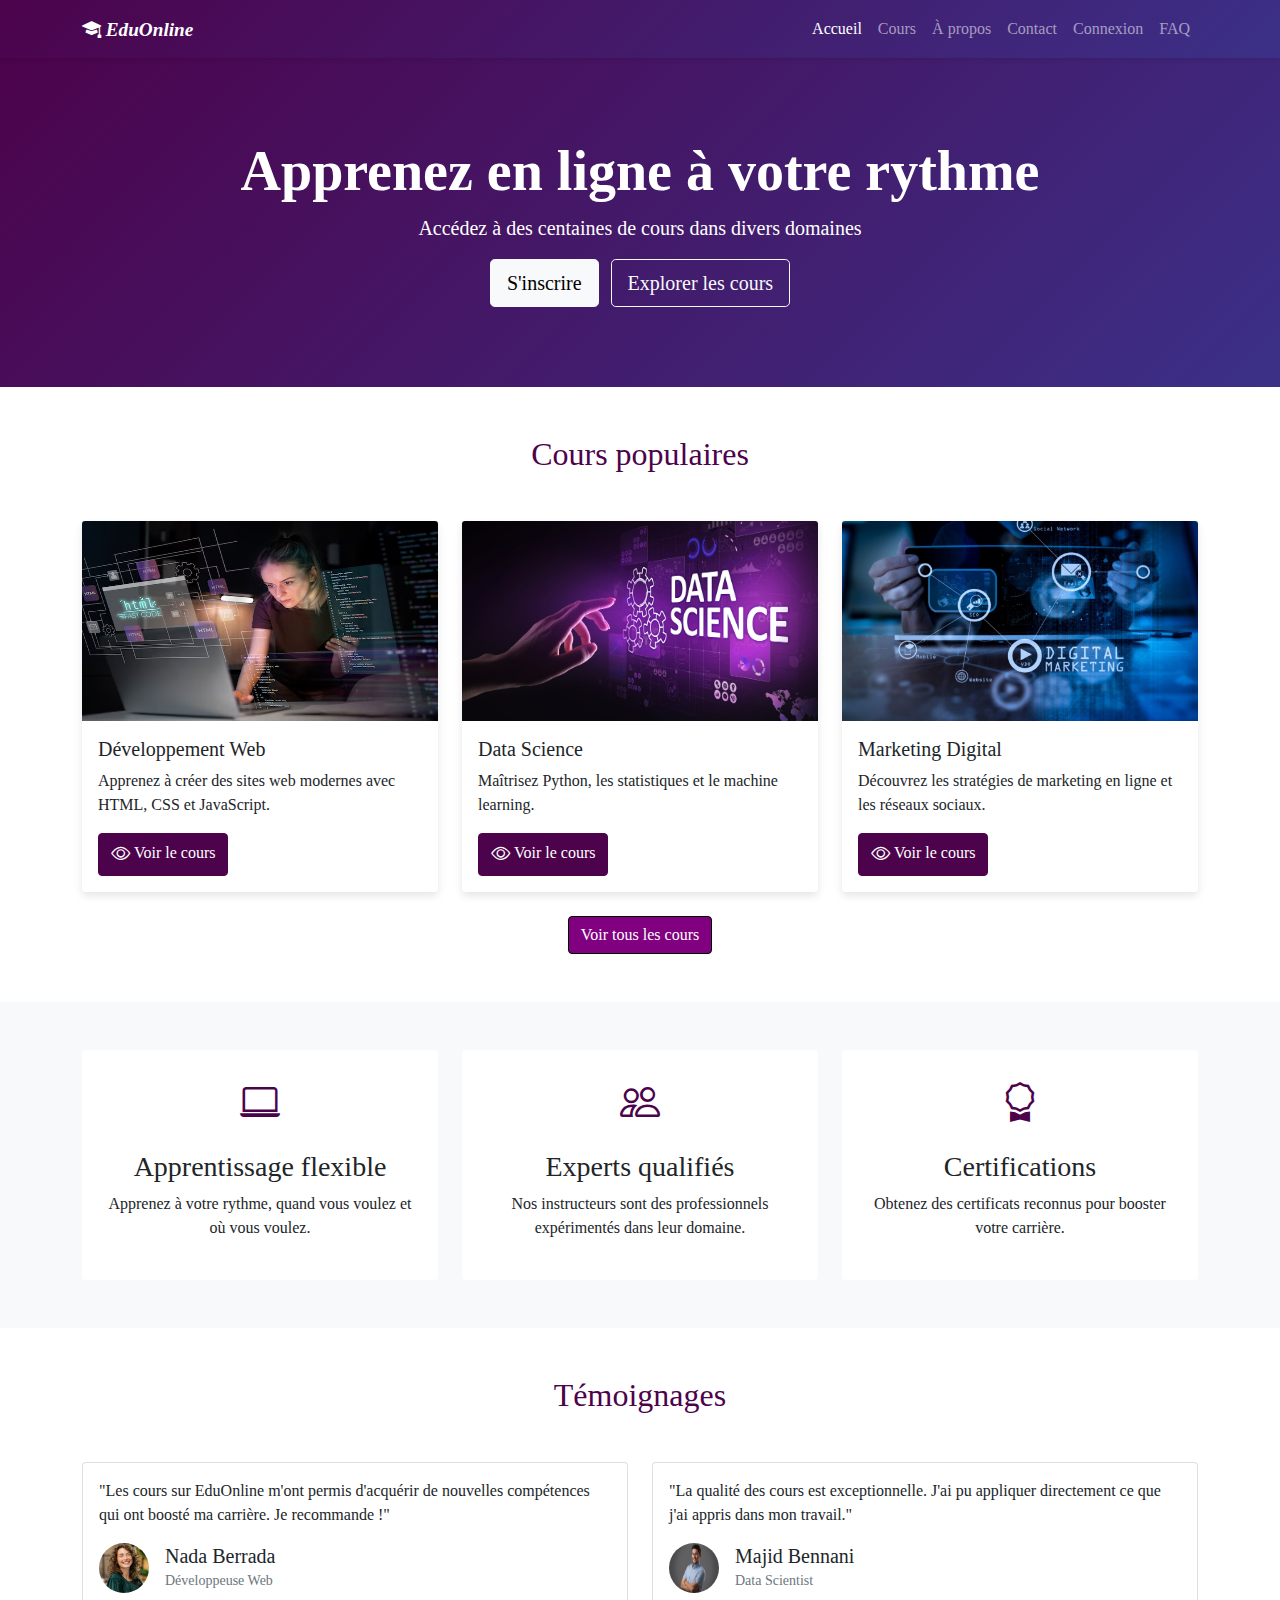
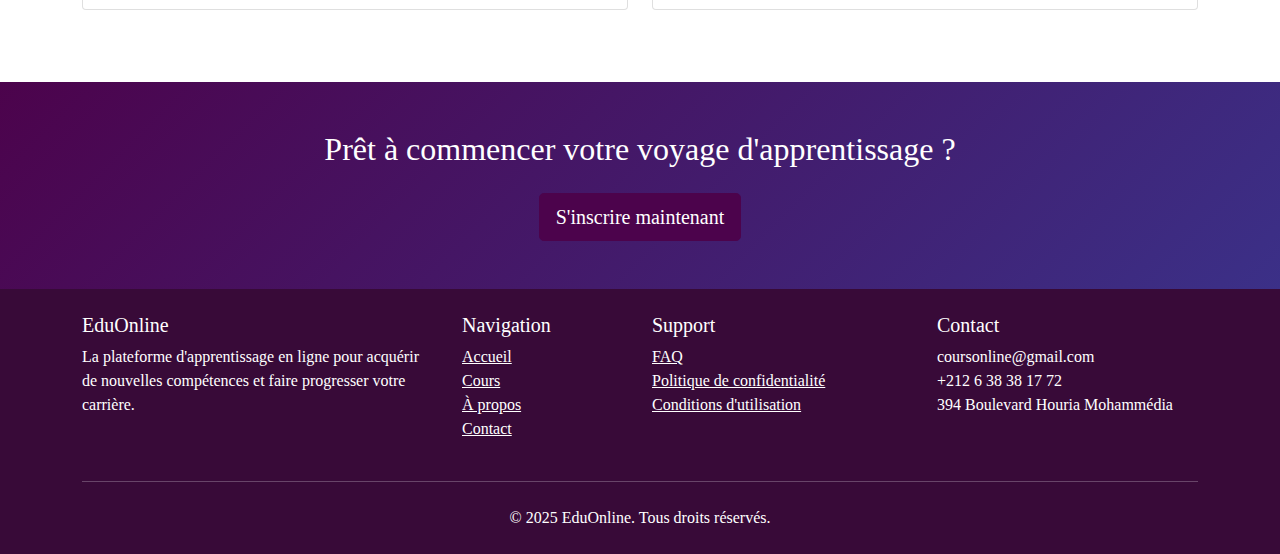
<file: index.html>
<!DOCTYPE html>
<html lang="fr">
<head>
    <meta charset="UTF-8">
    <meta name="viewport" content="width=device-width, initial-scale=1.0">
    <title>EduOnline - Apprendre en ligne</title>
    <link rel="stylesheet" href="bootstrap-5.0.2-dist/css/bootstrap.min.css">
    <link rel="stylesheet" href="bootstrap-icons-1.11.3/font/bootstrap-icons.css">
    <link rel="stylesheet" href="css/style.css">
</head>
<body>
    
    <nav class="navbar navbar-expand-lg navbar-dark bg-primary-custom"> 
        <div class="container">   
            <a class="navbar-brand" href="index.html">
                <i class="bi bi-mortarboard-fill"> EduOnline</i>
            </a> 
            <button class="navbar-toggler" type="button" data-bs-toggle="collapse" data-bs-target="#navbarNav"> 
                <span class="navbar-toggler-icon"></span> 
            </button>
            <div class="collapse navbar-collapse" id="navbarNav"> 
                <ul class="navbar-nav ms-auto"> 
                    <li class="nav-item"> 
                        <a class="nav-link active" href="index.html">Accueil</a>    
                    </li>
                    <li class="nav-item">
                        <a class="nav-link" href="courses.html">Cours</a>
                    </li>
                    <li class="nav-item">
                        <a class="nav-link" href="about.html">À propos</a>
                    </li>
                    <li class="nav-item">
                        <a class="nav-link" href="contact.html">Contact</a>
                    </li>
                    <li class="nav-item">
                        <a class="nav-link" href="login.html">Connexion</a>
                    </li>
                    <li class="nav-item">
                        <a class="nav-link" href="faq.html">FAQ</a>
                    </li>
                </ul>
            </div>
        </div>
    </nav>

    
    <section class="hero-section text-center"> 
        <div class="container">
            <h1 class="display-4 fw-bold">Apprenez en ligne à votre rythme</h1> 
            <p class="lead">Accédez à des centaines de cours dans divers domaines</p> 
            <a href="register.html" class="btn btn-light btn-lg me-2">S'inscrire</a>
            <a href="courses.html" class="btn btn-outline-light btn-lg">Explorer les cours</a>
        </div>
    </section> 

    
    <section class="py-5"> 
        <div class="container">
            <h2 class="text-center mb-5 text-primary-custom">Cours populaires</h2> 
            <div class="row g-4"> 
                <div class="col-md-4"> 
                    <div class="card course-card h-100"> 
                        <img src="devWeb.avif" class="card-img-top" alt="Développement Web" width="300" height="200">  
                        <div class="card-body"> 
                            <h5 class="card-title">Développement Web</h5> 
                            <p class="card-text">Apprenez à créer des sites web modernes avec HTML, CSS et JavaScript.</p> 
                            <a href="course1.html" class="btn btn-primary-custom">
                                <i class="bi bi-eye me-1"></i>Voir le cours
                            </a>
                        </div>
                    </div>
                </div>
                <div class="col-md-4">
                    <div class="card course-card h-100">
                        <img src="What-is-data-science-2.jpg" class="card-img-top" alt="Data Science" wixdth="300" height="200">
                        <div class="card-body">
                            <h5 class="card-title">Data Science</h5>
                            <p class="card-text">Maîtrisez Python, les statistiques et le machine learning.</p>
                            <a href="course2.html" class="btn btn-primary-custom">
                                <i class="bi bi-eye me-1"></i>Voir le cours
                            </a>
                        </div>
                    </div>
                </div>
                <div class="col-md-4">
                    <div class="card course-card h-100">
                        <img src="marketing_digital999.jpeg" class="card-img-top" alt="Marketing Digital" width="300" height="200">
                        <div class="card-body">
                            <h5 class="card-title">Marketing Digital</h5>
                            <p class="card-text">Découvrez les stratégies de marketing en ligne et les réseaux sociaux.</p>
                            <a href="course3.html" class="btn btn-primary-custom">
                                <i class="bi bi-eye me-1"></i>Voir le cours
                            </a>
                        </div>
                    </div>
                </div>
            </div>
            <div class="text-center mt-4">
                <a href="courses.html" class="btn btn-secondary-custom">Voir tous les cours</a>
            </div>
        </div>
    </section>

    
    <section class="py-5 bg-light">
        <div class="container">
            <div class="row text-center">
                <div class="col-md-4 mb-4 mb-md-0">
                    <div class="p-4 rounded bg-white">
                        <i class="bi bi-laptop fs-1 text-primary-custom"></i>
                        <h3 class="mt-3">Apprentissage flexible</h3>
                        <p>Apprenez à votre rythme, quand vous voulez et où vous voulez.</p>
                    </div>
                </div>
                <div class="col-md-4 mb-4 mb-md-0">
                    <div class="p-4 rounded bg-white">
                        <i class="bi bi-people fs-1 text-primary-custom"></i>
                        <h3 class="mt-3">Experts qualifiés</h3>
                        <p>Nos instructeurs sont des professionnels expérimentés dans leur domaine.</p>
                    </div>
                </div>
                <div class="col-md-4">
                    <div class="p-4 rounded bg-white">
                        <i class="bi bi-award fs-1 text-primary-custom"></i>
                        <h3 class="mt-3">Certifications</h3>
                        <p>Obtenez des certificats reconnus pour booster votre carrière.</p>
                    </div>
                </div>
            </div>
        </div>
    </section>

    
    <section class="py-5">
        <div class="container">
            <h2 class="text-center mb-5 text-primary-custom">Témoignages</h2>
            <div class="row">
                <div class="col-md-6 mb-4"> 
                    <div class="card h-100">
                        <div class="card-body">
                            <p class="card-text">"Les cours sur EduOnline m'ont permis d'acquérir de nouvelles compétences qui ont boosté ma carrière. Je recommande !"</p>
                            <div class="d-flex align-items-center mt-3">
                                <img src="femme.jpg" class="rounded-circle me-3" alt="Nada Berrada." width="50" height="50">
                                <div>
                                    <h5 class="mb-0">Nada Berrada</h5>
                                    <small class="text-muted">Développeuse Web</small>
                                </div>
                            </div>
                        </div>
                    </div>
                </div>
                <div class="col-md-6 mb-4">
                    <div class="card h-100">
                        <div class="card-body">
                            <p class="card-text">"La qualité des cours est exceptionnelle. J'ai pu appliquer directement ce que j'ai appris dans mon travail."</p>
                            <div class="d-flex align-items-center mt-3">
                                <img src="homme.jpg" class="rounded-circle me-3" alt="Majid Bennani." width="50" height="50">
                                <div>
                                    <h5 class="mb-0">Majid Bennani</h5>
                                    <small class="text-muted">Data Scientist</small>
                                </div>
                            </div>
                        </div>
                    </div>
                </div>
            </div>
        </div>
    </section>

    
    <section class="py-5 bg-secondary-custom text-white">
        <div class="container text-center">
            <h2 class="mb-4">Prêt à commencer votre voyage d'apprentissage ?</h2>
            <a href="register.html" class="btn btn-primary-custom btn-lg">S'inscrire maintenant</a>
        </div>
    </section>

    
    <footer class="footer py-4">
        <div class="container">
            <div class="row">
                <div class="col-md-4 mb-4 mb-md-0">
                    <h5>EduOnline</h5>
                    <p>La plateforme d'apprentissage en ligne pour acquérir de nouvelles compétences et faire progresser votre carrière.</p>
                </div>
                <div class="col-md-2 mb-4 mb-md-0"> 
                    <h5>Navigation</h5>
                    <ul class="list-unstyled">
                        <li><a href="index.html" class="text-white">Accueil</a></li>
                        <li><a href="courses.html" class="text-white">Cours</a></li>
                        <li><a href="about.html" class="text-white">À propos</a></li>
                        <li><a href="contact.html" class="text-white">Contact</a></li>
                        
                    </ul>
                </div>
                <div class="col-md-3 mb-4 mb-md-0">
                    <h5>Support</h5>
                    <ul class="list-unstyled"> 
                        <li><a href="faq.html" class="text-white">FAQ</a></li>
                        <li><a href="#" class="text-white">Politique de confidentialité</a></li>
                        <li><a href="#" class="text-white">Conditions d'utilisation</a></li>
                    </ul>
                </div>
                <div class="col-md-3">
                    <h5>Contact</h5>
                    <ul class="list-unstyled">
                        <li>coursonline@gmail.com</li>
                        <li>+212 6 38 38 17 72</li>
                        <li>394 Boulevard Houria Mohammédia</li>
                    </ul>
                </div>
            </div>
            <hr class="my-4 bg-light">
            <div class="text-center">
                <p class="mb-0">&copy; 2025 EduOnline. Tous droits réservés.</p>
            </div>
        </div>
    </footer>

    <script src="bootstrap-5.0.2-dist/js/bootstrap.bundle.min.js"></script>
</body>
</html>
</file>
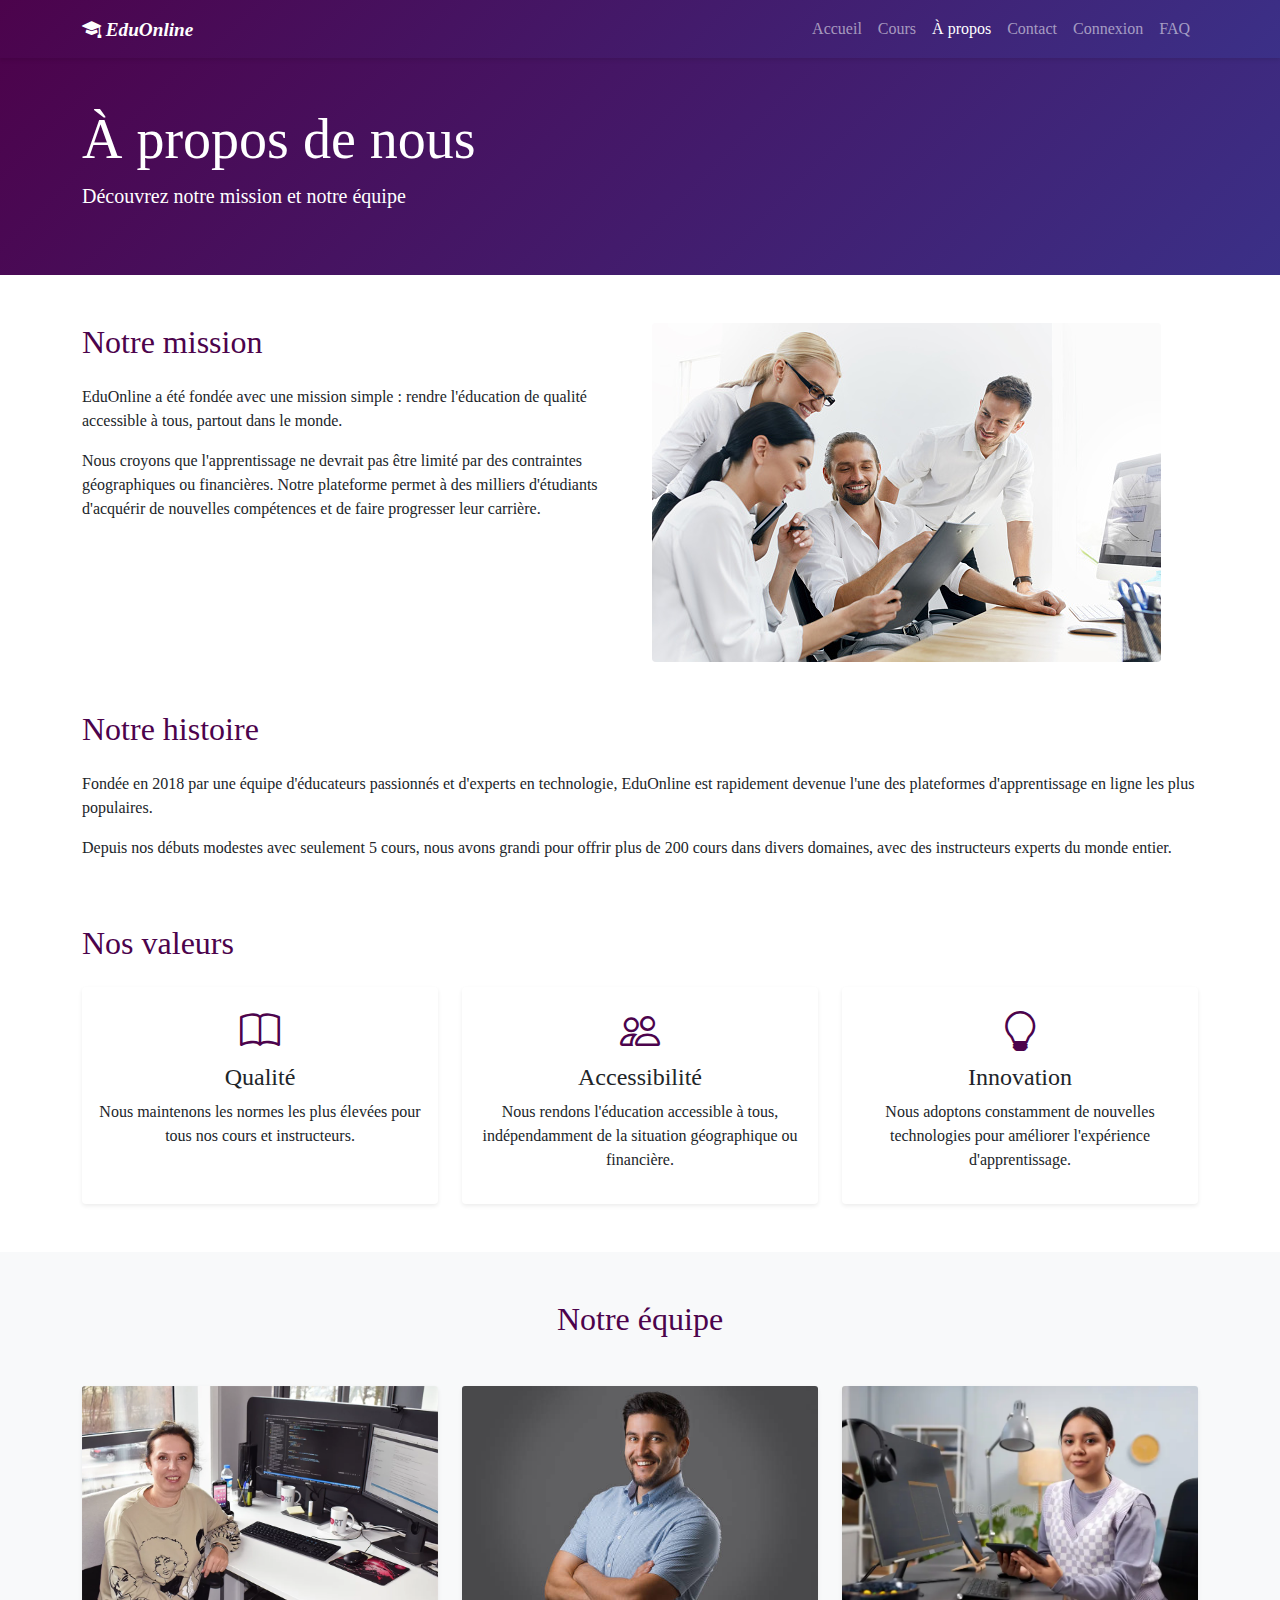
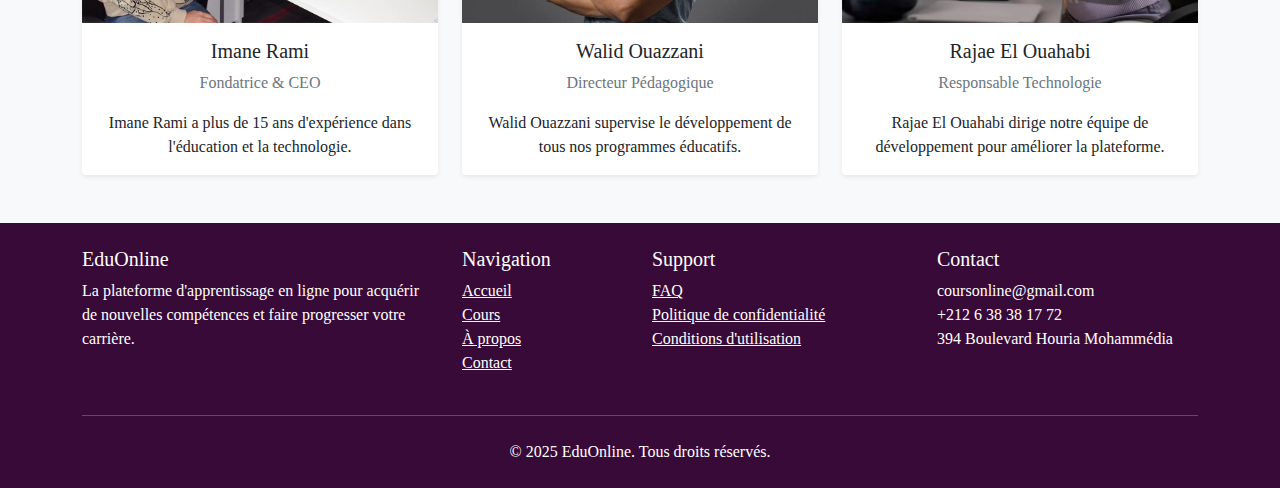
<file: about.html>
<!DOCTYPE html>
<html lang="fr">
<head>
    <meta charset="UTF-8">
    <meta name="viewport" content="width=device-width, initial-scale=1.0">
    <title>À propos - EduOnline</title>
    <link rel="stylesheet" href="bootstrap-5.0.2-dist/css/bootstrap.min.css">
    <link rel="stylesheet" href="bootstrap-icons-1.11.3/font/bootstrap-icons.css">
    <link rel="stylesheet" href="css/style.css">
</head>
<body>
    
    <nav class="navbar navbar-expand-lg navbar-dark bg-primary-custom">
        <div class="container">
            <a class="navbar-brand" href="index.html">
                <i class="bi bi-mortarboard-fill"> EduOnline</i>
            </a>
            <button class="navbar-toggler" type="button" data-bs-toggle="collapse" data-bs-target="#navbarNav">
                <span class="navbar-toggler-icon"></span>
            </button>
            <div class="collapse navbar-collapse" id="navbarNav">
                <ul class="navbar-nav ms-auto">
                    <li class="nav-item">
                        <a class="nav-link" href="index.html">Accueil</a>
                    </li>
                    <li class="nav-item">
                        <a class="nav-link" href="courses.html">Cours</a>
                    </li>
                    <li class="nav-item">
                        <a class="nav-link active" href="about.html">À propos</a>
                    </li>
                    <li class="nav-item">
                        <a class="nav-link" href="contact.html">Contact</a>
                    </li>
                    <li class="nav-item">
                        <a class="nav-link" href="login.html">Connexion</a>
                    </li>
                    <li class="nav-item">
                        <a class="nav-link" href="faq.html">FAQ</a>
                    </li>
                </ul>
            </div>
        </div>
    </nav>

    
    <section class="py-5 bg-secondary-custom text-white">
        <div class="container">
            <h1 class="display-4">À propos de nous</h1>
            <p class="lead">Découvrez notre mission et notre équipe</p>
        </div>
    </section>

    
    <section class="py-5">
        <div class="container">
            <div class="row mb-5">
                <div class="col-lg-6">
                    <h2 class="text-primary-custom mb-4">Notre mission</h2>
                    <p>EduOnline a été fondée avec une mission simple : rendre l'éducation de qualité accessible à tous, partout dans le monde.</p>
                    <p>Nous croyons que l'apprentissage ne devrait pas être limité par des contraintes géographiques ou financières. Notre plateforme permet à des milliers d'étudiants d'acquérir de nouvelles compétences et de faire progresser leur carrière.</p>
                </div>
                <div class="col-lg-6">
                    <img src="equipe.jpg" class="img-fluid rounded" alt="Notre équipe">
                </div>
            </div>

            <div class="row mb-5">
                <div class="col-12">
                    <h2 class="text-primary-custom mb-4">Notre histoire</h2>
                    <p>Fondée en 2018 par une équipe d'éducateurs passionnés et d'experts en technologie, EduOnline est rapidement devenue l'une des plateformes d'apprentissage en ligne les plus populaires.</p>
                    <p>Depuis nos débuts modestes avec seulement 5 cours, nous avons grandi pour offrir plus de 200 cours dans divers domaines, avec des instructeurs experts du monde entier.</p>
                </div>
            </div>

            <div class="row">
                <div class="col-12">
                    <h2 class="text-primary-custom mb-4">Nos valeurs</h2>
                    <div class="row g-4">
                        <div class="col-md-4">
                            <div class="card h-100 border-0 shadow-sm">
                                <div class="card-body text-center">
                                    <i class="bi bi-book fs-1 text-primary-custom mb-3"></i>
                                    <h4>Qualité</h4>
                                    <p>Nous maintenons les normes les plus élevées pour tous nos cours et instructeurs.</p>
                                </div>
                            </div>
                        </div>
                        <div class="col-md-4">
                            <div class="card h-100 border-0 shadow-sm">
                                <div class="card-body text-center">
                                    <i class="bi bi-people fs-1 text-primary-custom mb-3"></i>
                                    <h4>Accessibilité</h4>
                                    <p>Nous rendons l'éducation accessible à tous, indépendamment de la situation géographique ou financière.</p>
                                </div>
                            </div>
                        </div>
                        <div class="col-md-4">
                            <div class="card h-100 border-0 shadow-sm">
                                <div class="card-body text-center">
                                    <i class="bi bi-lightbulb fs-1 text-primary-custom mb-3"></i>
                                    <h4>Innovation</h4>
                                    <p>Nous adoptons constamment de nouvelles technologies pour améliorer l'expérience d'apprentissage.</p>
                                </div>
                            </div>
                        </div>
                    </div>
                </div>
            </div>
        </div>
    </section>

    
    <section class="py-5 bg-light">
        <div class="container">
            <h2 class="text-center text-primary-custom mb-5">Notre équipe</h2>
            <div class="row g-4">
                <div class="col-md-4">
                    <div class="card border-0 shadow-sm">
                        <img src="femme2.webp" class="card-img-top" alt="Imane Rami">
                        <div class="card-body text-center">
                            <h5 class="card-title">Imane Rami </h5>
                            <p class="text-muted">Fondatrice & CEO</p>
                            <p class="card-text">Imane Rami  a plus de 15 ans d'expérience dans l'éducation et la technologie.</p>
                        </div>
                    </div>
                </div>
                <div class="col-md-4">
                    <div class="card border-0 shadow-sm">
                        <img src="homme.jpg" class="card-img-top" alt="Walid Ouazzani">
                        <div class="card-body text-center">
                            <h5 class="card-title">Walid Ouazzani</h5>
                            <p class="text-muted">Directeur Pédagogique</p>
                            <p class="card-text">Walid Ouazzani supervise le développement de tous nos programmes éducatifs.</p>
                        </div>
                    </div>
                </div>
                <div class="col-md-4">
                    <div class="card border-0 shadow-sm">
                        <img src="femme1.webp" class="card-img-top" alt="Rajae El Ouahabi">
                        <div class="card-body text-center">
                            <h5 class="card-title">Rajae El Ouahabi</h5>
                            <p class="text-muted">Responsable Technologie</p>
                            <p class="card-text">Rajae El Ouahabi dirige notre équipe de développement pour améliorer la plateforme.</p>
                        </div>
                    </div>
                </div>
            </div>
        </div>
    </section>

    
    <footer class="footer py-4">
        <div class="container">
            <div class="row">
                <div class="col-md-4 mb-4 mb-md-0">
                    <h5>EduOnline</h5>
                    <p>La plateforme d'apprentissage en ligne pour acquérir de nouvelles compétences et faire progresser votre carrière.</p>
                </div>
                <div class="col-md-2 mb-4 mb-md-0">
                    <h5>Navigation</h5>
                    <ul class="list-unstyled">
                        <li><a href="index.html" class="text-white">Accueil</a></li>
                        <li><a href="courses.html" class="text-white">Cours</a></li>
                        <li><a href="about.html" class="text-white">À propos</a></li>
                        <li><a href="contact.html" class="text-white">Contact</a></li>
                    </ul>
                </div>
                <div class="col-md-3 mb-4 mb-md-0">
                    <h5>Support</h5>
                    <ul class="list-unstyled">
                        <li><a href="faq.html" class="text-white">FAQ</a></li>
                        <li><a href="#" class="text-white">Politique de confidentialité</a></li>
                        <li><a href="#" class="text-white">Conditions d'utilisation</a></li>
                    </ul>
                </div>
                <div class="col-md-3">
                    <h5>Contact</h5>
                    <ul class="list-unstyled">
                        <li>coursonline@gmail.com</li>
                        <li>+212 6 38 38 17 72</li>
                        <li>394 Boulevard Houria Mohammédia</li>
                    </ul>
                </div>
            </div>
            <hr class="my-4 bg-light">
            <div class="text-center">
                <p class="mb-0">&copy; 2025 EduOnline. Tous droits réservés.</p>
            </div>
        </div>
    </footer>

    <script src="bootstrap-5.0.2-dist/js/bootstrap.bundle.min.js"></script>
</body>
</html>
</file>
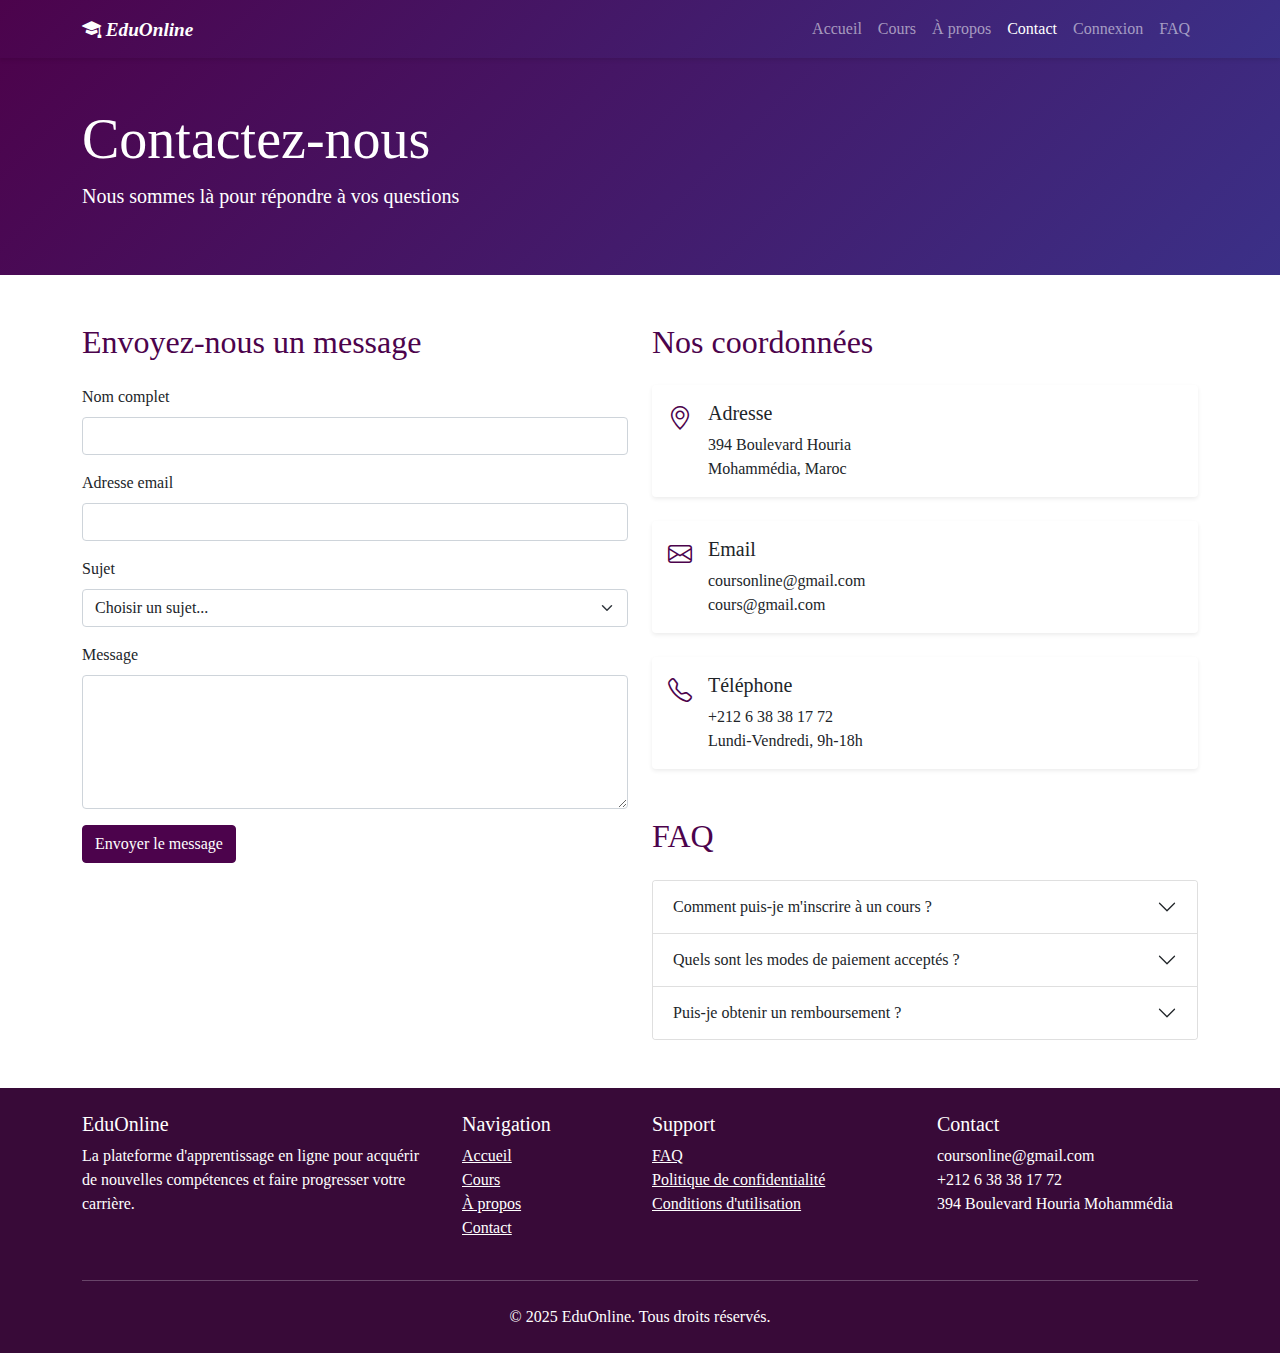
<file: contact.html>
<!DOCTYPE html>
<html lang="fr">
<head>
    <meta charset="UTF-8">
    <meta name="viewport" content="width=device-width, initial-scale=1.0">
    <title>Contact - EduOnline</title>
    <link rel="stylesheet" href="bootstrap-5.0.2-dist/css/bootstrap.min.css">
    <link rel="stylesheet" href="bootstrap-icons-1.11.3/font/bootstrap-icons.css">
    <link rel="stylesheet" href="css/style.css">
</head>
<body>
    
    <nav class="navbar navbar-expand-lg navbar-dark bg-primary-custom">
        <div class="container">
            <a class="navbar-brand" href="index.html">
                <i class="bi bi-mortarboard-fill"> EduOnline</i>
            </a>
            <button class="navbar-toggler" type="button" data-bs-toggle="collapse" data-bs-target="#navbarNav">
                <span class="navbar-toggler-icon"></span>
            </button>
            <div class="collapse navbar-collapse" id="navbarNav">
                <ul class="navbar-nav ms-auto">
                    <li class="nav-item">
                        <a class="nav-link" href="index.html">Accueil</a>
                    </li>
                    <li class="nav-item">
                        <a class="nav-link" href="courses.html">Cours</a>
                    </li>
                    <li class="nav-item">
                        <a class="nav-link" href="about.html">À propos</a>
                    </li>
                    <li class="nav-item">
                        <a class="nav-link active" href="contact.html">Contact</a>
                    </li>
                    <li class="nav-item">
                        <a class="nav-link" href="login.html">Connexion</a>
                    </li>
                    <li class="nav-item">
                        <a class="nav-link " href="faq.html">FAQ</a>
                    </li>
                </ul>
            </div>
        </div>
    </nav>

    
    <section class="py-5 bg-secondary-custom text-white">
        <div class="container">
            <h1 class="display-4">Contactez-nous</h1>
            <p class="lead">Nous sommes là pour répondre à vos questions</p>
        </div>
    </section>

    
    <section class="py-5">
        <div class="container">
            <div class="row">
                <div class="col-lg-6 mb-5 mb-lg-0">
                    <h2 class="text-primary-custom mb-4">Envoyez-nous un message</h2>
                    <form>
                        <div class="mb-3">
                            <label for="name" class="form-label">Nom complet</label>
                            <input type="text" class="form-control" id="name" required>
                        </div>
                        <div class="mb-3">
                            <label for="email" class="form-label">Adresse email</label>
                            <input type="email" class="form-control" id="email" required>
                        </div>
                        <div class="mb-3">
                            <label for="subject" class="form-label">Sujet</label>
                            <select class="form-select" id="subject">
                                <option selected>Choisir un sujet...</option>
                                <option>Question sur un cours</option>
                                <option>Problème technique</option>
                                <option>Demande de partenariat</option>
                                <option>Autre</option>
                            </select>
                        </div>
                        <div class="mb-3">
                            <label for="message" class="form-label">Message</label>
                            <textarea class="form-control" id="message" rows="5" required></textarea>
                        </div>
                        <button type="submit" class="btn btn-primary-custom">Envoyer le message</button>
                    </form>
                </div>
                <div class="col-lg-6">
                    <h2 class="text-primary-custom mb-4">Nos coordonnées</h2>
                    <div class="card mb-4 border-0 shadow-sm">
                        <div class="card-body">
                            <div class="d-flex">
                                <i class="bi bi-geo-alt fs-4 text-primary-custom me-3"></i>
                                <div>
                                    <h5>Adresse</h5>
                                    <p class="mb-0">394 Boulevard Houria<br>Mohammédia, Maroc</p>
                                </div>
                            </div>
                        </div>
                    </div>
                    <div class="card mb-4 border-0 shadow-sm">
                        <div class="card-body">
                            <div class="d-flex">
                                <i class="bi bi-envelope fs-4 text-primary-custom me-3"></i>
                                <div>
                                    <h5>Email</h5>
                                    <p class="mb-0">coursonline@gmail.com<br>cours@gmail.com</p>
                                </div>
                            </div>
                        </div>
                    </div>
                    <div class="card border-0 shadow-sm">
                        <div class="card-body">
                            <div class="d-flex">
                                <i class="bi bi-telephone fs-4 text-primary-custom me-3"></i>
                                <div>
                                    <h5>Téléphone</h5>
                                    <p class="mb-0">+212 6 38 38 17 72<br>Lundi-Vendredi, 9h-18h</p>
                                </div>
                            </div>
                        </div>
                    </div>

                    <h2 class="text-primary-custom mt-5 mb-4">FAQ</h2>
                    <div class="accordion" id="faqAccordion">
                        <div class="accordion-item">
                            <h3 class="accordion-header" id="headingOne">
                                <button class="accordion-button collapsed" type="button" data-bs-toggle="collapse" data-bs-target="#collapseOne">
                                    Comment puis-je m'inscrire à un cours ?
                                </button>
                            </h3>
                            <div id="collapseOne" class="accordion-collapse collapse" data-bs-parent="#faqAccordion">
                                <div class="accordion-body">
                                    Vous pouvez vous inscrire à un cours en créant un compte sur notre plateforme, puis en sélectionnant le cours de votre choix et en cliquant sur le bouton "S'inscrire".
                                </div>
                            </div>
                        </div>
                        <div class="accordion-item">
                            <h3 class="accordion-header" id="headingTwo">
                                <button class="accordion-button collapsed" type="button" data-bs-toggle="collapse" data-bs-target="#collapseTwo">
                                    Quels sont les modes de paiement acceptés ?
                                </button>
                            </h3>
                            <div id="collapseTwo" class="accordion-collapse collapse" data-bs-parent="#faqAccordion">
                                <div class="accordion-body">
                                    Nous acceptons les cartes de crédit (Visa, MasterCard, American Express), PayPal et les virements bancaires.
                                </div>
                            </div>
                        </div>
                        <div class="accordion-item">
                            <h3 class="accordion-header" id="headingThree">
                                <button class="accordion-button collapsed" type="button" data-bs-toggle="collapse" data-bs-target="#collapseThree">
                                    Puis-je obtenir un remboursement ?
                                </button>
                            </h3>
                            <div id="collapseThree" class="accordion-collapse collapse" data-bs-parent="#faqAccordion">
                                <div class="accordion-body">
                                    Oui, nous offrons un remboursement complet dans les 30 jours suivant votre achat si vous n'êtes pas satisfait du cours.
                                </div>
                            </div>
                        </div>
                    </div>
                </div>
            </div>
        </div>
    </section>

    
    <footer class="footer py-4">
        <div class="container">
            <div class="row">
                <div class="col-md-4 mb-4 mb-md-0">
                    <h5>EduOnline</h5>
                    <p>La plateforme d'apprentissage en ligne pour acquérir de nouvelles compétences et faire progresser votre carrière.</p>
                </div>
                <div class="col-md-2 mb-4 mb-md-0">
                    <h5>Navigation</h5>
                    <ul class="list-unstyled">
                        <li><a href="index.html" class="text-white">Accueil</a></li>
                        <li><a href="courses.html" class="text-white">Cours</a></li>
                        <li><a href="about.html" class="text-white">À propos</a></li>
                        <li><a href="contact.html" class="text-white">Contact</a></li>
                    </ul>
                </div>
                <div class="col-md-3 mb-4 mb-md-0">
                    <h5>Support</h5>
                    <ul class="list-unstyled">
                        <li><a href="faq.html" class="text-white">FAQ</a></li>
                        <li><a href="#" class="text-white">Politique de confidentialité</a></li>
                        <li><a href="#" class="text-white">Conditions d'utilisation</a></li>
                    </ul>
                </div>
                <div class="col-md-3">
                    <h5>Contact</h5>
                    <ul class="list-unstyled">
                        <li>coursonline@gmail.com</li>
                        <li>+212 6 38 38 17 72</li>
                        <li>394 Boulevard Houria Mohammédia</li>
                    </ul>
                </div>
            </div>
            <hr class="my-4 bg-light">
            <div class="text-center">
                <p class="mb-0">&copy; 2025 EduOnline. Tous droits réservés.</p>
            </div>
        </div>
    </footer>

    <script src="bootstrap-5.0.2-dist/js/bootstrap.bundle.min.js"></script>
</body>
</html>
</file>
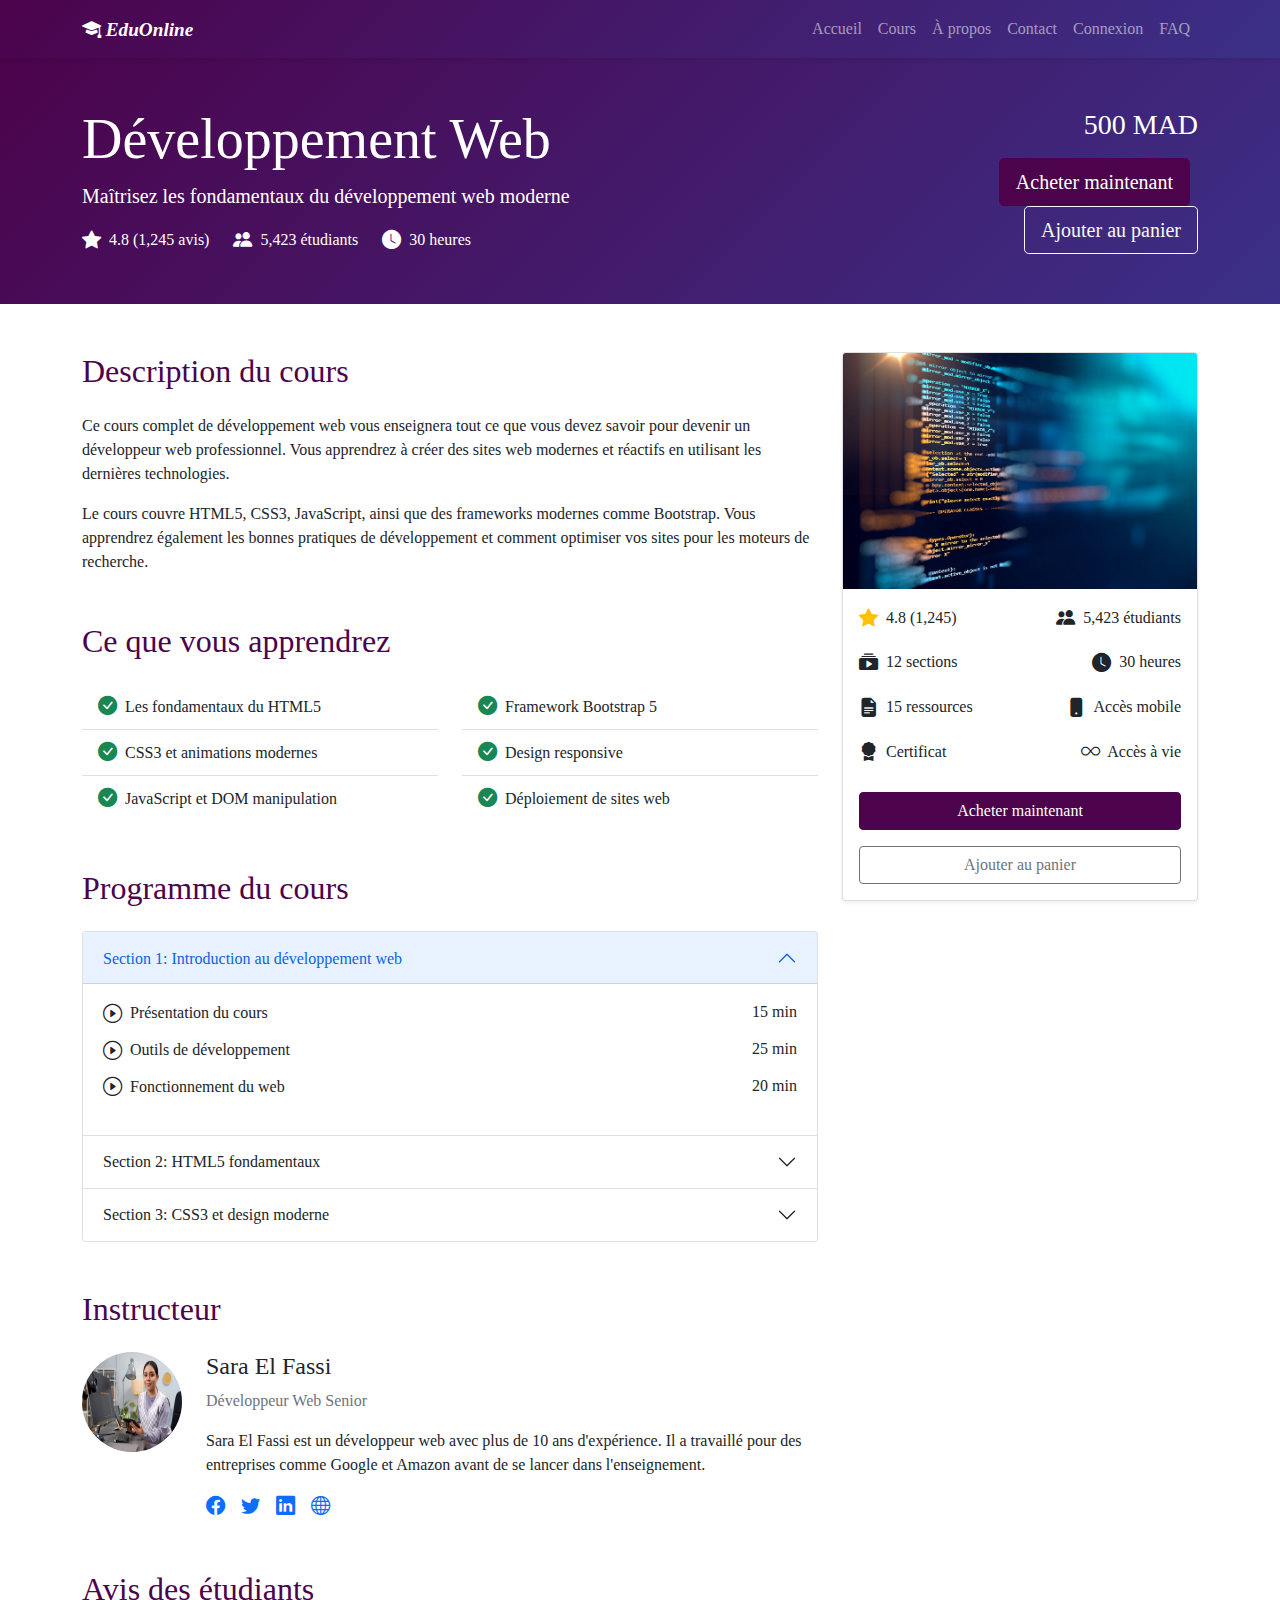
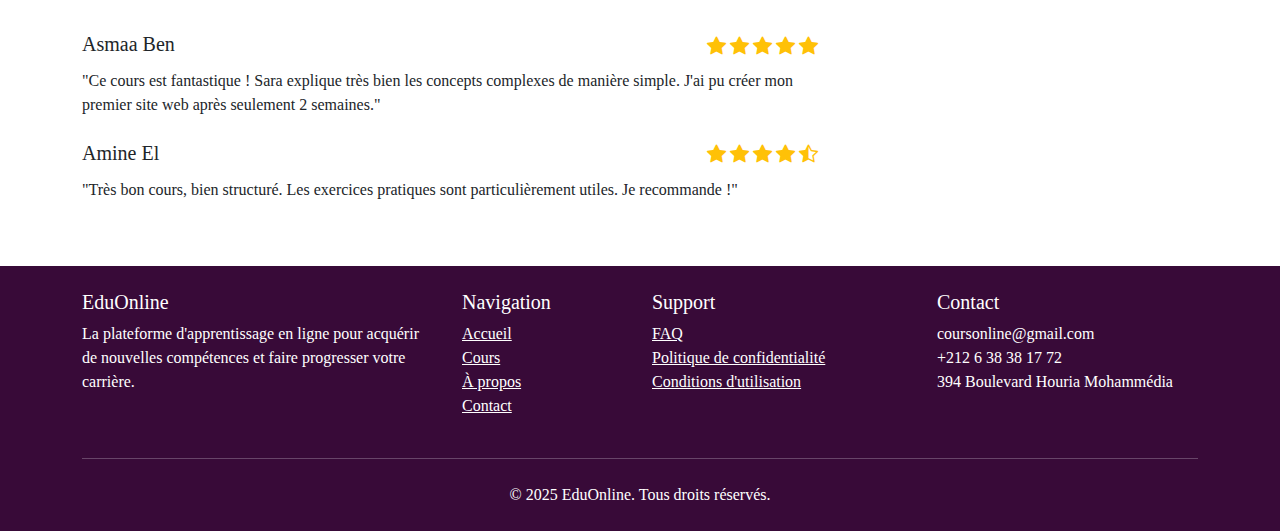
<file: course1.html>
<!DOCTYPE html>
<html lang="fr">
<head>
    <meta charset="UTF-8">
    <meta name="viewport" content="width=device-width, initial-scale=1.0">
    <title>Développement Web - EduOnline</title>
    <link rel="stylesheet" href="bootstrap-5.0.2-dist/css/bootstrap.min.css">
    <link rel="stylesheet" href="bootstrap-icons-1.11.3/font/bootstrap-icons.css">
    <link rel="stylesheet" href="css/style.css">
</head>
<body>
    
    <nav class="navbar navbar-expand-lg navbar-dark bg-primary-custom">
        <div class="container">
            <a class="navbar-brand" href="index.html">
                <i class="bi bi-mortarboard-fill"> EduOnline</i>
            </a>
            <button class="navbar-toggler" type="button" data-bs-toggle="collapse" data-bs-target="#navbarNav">
                <span class="navbar-toggler-icon"></span>
            </button>
            <div class="collapse navbar-collapse" id="navbarNav">
                <ul class="navbar-nav ms-auto">
                    <li class="nav-item">
                        <a class="nav-link" href="index.html">Accueil</a>
                    </li>
                    <li class="nav-item">
                        <a class="nav-link" href="courses.html">Cours</a>
                    </li>
                    <li class="nav-item">
                        <a class="nav-link" href="about.html">À propos</a>
                    </li>
                    <li class="nav-item">
                        <a class="nav-link" href="contact.html">Contact</a>
                    </li>
                    <li class="nav-item">
                        <a class="nav-link" href="login.html">Connexion</a>
                    </li>
                    <li class="nav-item">
                        <a class="nav-link" href="faq.html">FAQ</a>
                    </li>
                </ul>
            </div>
        </div>
    </nav>

    
    <section class="py-5 bg-secondary-custom text-white">
        <div class="container">
            <div class="row align-items-center">
                <div class="col-md-8">
                    <h1 class="display-4">Développement Web</h1>
                    <p class="lead">Maîtrisez les fondamentaux du développement web moderne</p>
                    <div class="d-flex align-items-center">
                        <div class="me-4">
                            <i class="bi bi-star-fill me-1"></i>
                            <span>4.8 (1,245 avis)</span>
                        </div>
                        <div class="me-4">
                            <i class="bi bi-people-fill me-1"></i>
                            <span>5,423 étudiants</span>
                        </div>
                        <div>
                            <i class="bi bi-clock-fill me-1"></i>
                            <span>30 heures</span>
                        </div>
                    </div>
                </div>
                <div class="col-md-4 text-md-end mt-4 mt-md-0">
                    <h3 class="mb-3">500 MAD</h3>
                    <a href="#" class="btn btn-primary-custom btn-lg me-2">Acheter maintenant</a>
                    <a href="#" class="btn btn-outline-light btn-lg">Ajouter au panier</a>
                </div>
            </div>
        </div>
    </section>

    
    <section class="py-5">
        <div class="container">
            <div class="row">
                <div class="col-lg-8">
                    <div class="mb-5">
                        <h2 class="text-primary-custom mb-4">Description du cours</h2>
                        <p>Ce cours complet de développement web vous enseignera tout ce que vous devez savoir pour devenir un développeur web professionnel. Vous apprendrez à créer des sites web modernes et réactifs en utilisant les dernières technologies.</p>
                        <p>Le cours couvre HTML5, CSS3, JavaScript, ainsi que des frameworks modernes comme Bootstrap. Vous apprendrez également les bonnes pratiques de développement et comment optimiser vos sites pour les moteurs de recherche.</p>
                    </div>

                    <div class="mb-5">
                        <h2 class="text-primary-custom mb-4">Ce que vous apprendrez</h2>
                        <div class="row">
                            <div class="col-md-6">
                                <ul class="list-group list-group-flush mb-3 mb-md-0">
                                    <li class="list-group-item d-flex align-items-center">
                                        <i class="bi bi-check-circle-fill text-success me-2"></i>
                                        Les fondamentaux du HTML5
                                    </li>
                                    <li class="list-group-item d-flex align-items-center">
                                        <i class="bi bi-check-circle-fill text-success me-2"></i>
                                        CSS3 et animations modernes
                                    </li>
                                    <li class="list-group-item d-flex align-items-center">
                                        <i class="bi bi-check-circle-fill text-success me-2"></i>
                                        JavaScript et DOM manipulation
                                    </li>
                                </ul>
                            </div>
                            <div class="col-md-6">
                                <ul class="list-group list-group-flush">
                                    <li class="list-group-item d-flex align-items-center">
                                        <i class="bi bi-check-circle-fill text-success me-2"></i>
                                        Framework Bootstrap 5
                                    </li>
                                    <li class="list-group-item d-flex align-items-center">
                                        <i class="bi bi-check-circle-fill text-success me-2"></i>
                                        Design responsive
                                    </li>
                                    <li class="list-group-item d-flex align-items-center">
                                        <i class="bi bi-check-circle-fill text-success me-2"></i>
                                        Déploiement de sites web
                                    </li>
                                </ul>
                            </div>
                        </div>
                    </div>

                    <div class="mb-5">
                        <h2 class="text-primary-custom mb-4">Programme du cours</h2>
                        <div class="accordion" id="courseAccordion">
                            <div class="accordion-item">
                                <h3 class="accordion-header" id="headingOne">
                                    <button class="accordion-button" type="button" data-bs-toggle="collapse" data-bs-target="#collapseOne">
                                        Section 1: Introduction au développement web
                                    </button>
                                </h3>
                                <div id="collapseOne" class="accordion-collapse collapse show" data-bs-parent="#courseAccordion">
                                    <div class="accordion-body">
                                        <ul class="list-unstyled">
                                            <li class="mb-2 d-flex justify-content-between">
                                                <span><i class="bi bi-play-circle me-2"></i>Présentation du cours</span>
                                                <span>15 min</span>
                                            </li>
                                            <li class="mb-2 d-flex justify-content-between">
                                                <span><i class="bi bi-play-circle me-2"></i>Outils de développement</span>
                                                <span>25 min</span>
                                            </li>
                                            <li class="d-flex justify-content-between">
                                                <span><i class="bi bi-play-circle me-2"></i>Fonctionnement du web</span>
                                                <span>20 min</span>
                                            </li>
                                        </ul>
                                    </div>
                                </div>
                            </div>
                            <div class="accordion-item">
                                <h3 class="accordion-header" id="headingTwo">
                                    <button class="accordion-button collapsed" type="button" data-bs-toggle="collapse" data-bs-target="#collapseTwo">
                                        Section 2: HTML5 fondamentaux
                                    </button>
                                </h3>
                                <div id="collapseTwo" class="accordion-collapse collapse" data-bs-parent="#courseAccordion">
                                    <div class="accordion-body">
                                        <ul class="list-unstyled">
                                            <li class="mb-2 d-flex justify-content-between">
                                                <span><i class="bi bi-play-circle me-2"></i>Présentation du cours</span>
                                                <span>15 min</span>
                                            </li>
                                            <li class="mb-2 d-flex justify-content-between">
                                                <span><i class="bi bi-play-circle me-2"></i>Outils de développement</span>
                                                <span>25 min</span>
                                            </li>
                                            <li class="d-flex justify-content-between">
                                                <span><i class="bi bi-play-circle me-2"></i>Fonctionnement du web</span>
                                                <span>20 min</span>
                                            </li>
                                        </ul>
                                    </div>
                                </div>
                            </div>
                            <div class="accordion-item">
                                <h3 class="accordion-header" id="headingThree">
                                    <button class="accordion-button collapsed" type="button" data-bs-toggle="collapse" data-bs-target="#collapseThree">
                                        Section 3: CSS3 et design moderne
                                    </button>
                                </h3>
                                <div id="collapseThree" class="accordion-collapse collapse" data-bs-parent="#courseAccordion">
                                    <div class="accordion-body">
                                        <ul class="list-unstyled">
                                            <li class="mb-2 d-flex justify-content-between">
                                                <span><i class="bi bi-play-circle me-2"></i>Présentation du cours</span>
                                                <span>15 min</span>
                                            </li>
                                            <li class="mb-2 d-flex justify-content-between">
                                                <span><i class="bi bi-play-circle me-2"></i>Outils de développement</span>
                                                <span>25 min</span>
                                            </li>
                                            <li class="d-flex justify-content-between">
                                                <span><i class="bi bi-play-circle me-2"></i>Fonctionnement du web</span>
                                                <span>20 min</span>
                                            </li>
                                        </ul>
                                    </div>
                                </div>
                            </div>
                        </div>
                    </div>

                    <div class="mb-5">
                        <h2 class="text-primary-custom mb-4">Instructeur</h2>
                        <div class="d-flex">
                            <img src="femme1.webp" class="rounded-circle me-4" alt="Sara El Fassi" width="100" height="100">
                            <div>
                                <h4>Sara El Fassi</h4>
                                <p class="text-muted">Développeur Web Senior</p>
                                <p>Sara El Fassi est un développeur web avec plus de 10 ans d'expérience. Il a travaillé pour des entreprises comme Google et Amazon avant de se lancer dans l'enseignement.</p>
                                <div class="d-flex">
                                    <a href="#" class="me-3"><i class="bi bi-facebook"></i></a>
                                    <a href="#" class="me-3"><i class="bi bi-twitter"></i></a>
                                    <a href="#" class="me-3"><i class="bi bi-linkedin"></i></a>
                                    <a href="#"><i class="bi bi-globe"></i></a>
                                </div>
                            </div>
                        </div>
                    </div>

                    <div>
                        <h2 class="text-primary-custom mb-4">Avis des étudiants</h2>
                        <div class="mb-4">
                            <div class="d-flex justify-content-between mb-2">
                                <h5 class="mb-0">Asmaa Ben</h5>
                                <div>
                                    <i class="bi bi-star-fill text-warning"></i>
                                    <i class="bi bi-star-fill text-warning"></i>
                                    <i class="bi bi-star-fill text-warning"></i>
                                    <i class="bi bi-star-fill text-warning"></i>
                                    <i class="bi bi-star-fill text-warning"></i>
                                </div>
                            </div>
                            <p>"Ce cours est fantastique ! Sara explique très bien les concepts complexes de manière simple. J'ai pu créer mon premier site web après seulement 2 semaines."</p>
                        </div>
                        <div>
                            <div class="d-flex justify-content-between mb-2">
                                <h5 class="mb-0">Amine El</h5>
                                <div>
                                    <i class="bi bi-star-fill text-warning"></i>
                                    <i class="bi bi-star-fill text-warning"></i>
                                    <i class="bi bi-star-fill text-warning"></i>
                                    <i class="bi bi-star-fill text-warning"></i>
                                    <i class="bi bi-star-half text-warning"></i>
                                </div>
                            </div>
                            <p>"Très bon cours, bien structuré. Les exercices pratiques sont particulièrement utiles. Je recommande !"</p>
                        </div>
                    </div>
                </div>
                <div class="col-lg-4">
                    <div class="card shadow-sm">
                        <img src="developpeur-web.jpg" class="card-img-top" alt="Développement Web">
                        <div class="card-body">
                            <div class="d-flex justify-content-between mb-3">
                                <span><i class="bi bi-star-fill text-warning me-1"></i> 4.8 (1,245)</span>
                                <span><i class="bi bi-people-fill me-1"></i> 5,423 étudiants</span>
                            </div>
                            <div class="d-flex justify-content-between mb-3">
                                <span><i class="bi bi-collection-play-fill me-1"></i> 12 sections</span>
                                <span><i class="bi bi-clock-fill me-1"></i> 30 heures</span>
                            </div>
                            <div class="d-flex justify-content-between mb-3">
                                <span><i class="bi bi-file-earmark-text-fill me-1"></i> 15 ressources</span>
                                <span><i class="bi bi-phone-fill me-1"></i> Accès mobile</span>
                            </div>
                            <div class="d-flex justify-content-between mb-4">
                                <span><i class="bi bi-award-fill me-1"></i> Certificat</span>
                                <span><i class="bi bi-infinity me-1"></i> Accès à vie</span>
                            </div>
                            <a href="#" class="btn btn-primary-custom w-100 mb-3">Acheter maintenant</a>
                            <a href="#" class="btn btn-outline-secondary w-100">Ajouter au panier</a>
                        </div>
                    </div>
                </div>
            </div>
        </div>
    </section>

    
    <footer class="footer py-4">
        <div class="container">
            <div class="row">
                <div class="col-md-4 mb-4 mb-md-0">
                    <h5>EduOnline</h5>
                    <p>La plateforme d'apprentissage en ligne pour acquérir de nouvelles compétences et faire progresser votre carrière.</p>
                </div>
                <div class="col-md-2 mb-4 mb-md-0">
                    <h5>Navigation</h5>
                    <ul class="list-unstyled">
                        <li><a href="index.html" class="text-white">Accueil</a></li>
                        <li><a href="courses.html" class="text-white">Cours</a></li>
                        <li><a href="about.html" class="text-white">À propos</a></li>
                        <li><a href="contact.html" class="text-white">Contact</a></li>
                    </ul>
                </div>
                <div class="col-md-3 mb-4 mb-md-0">
                    <h5>Support</h5>
                    <ul class="list-unstyled">
                        <li><a href="faq.html" class="text-white">FAQ</a></li>
                        <li><a href="#" class="text-white">Politique de confidentialité</a></li>
                        <li><a href="#" class="text-white">Conditions d'utilisation</a></li>
                    </ul>
                </div>
                <div class="col-md-3">
                    <h5>Contact</h5>
                    <ul class="list-unstyled">
                        <li>coursonline@gmail.com</li>
                        <li>+212 6 38 38 17 72</li>
                        <li>394 Boulevard Houria Mohammédia</li>
                    </ul>
                </div>
            </div>
            <hr class="my-4 bg-light">
            <div class="text-center">
                <p class="mb-0">&copy; 2025 EduOnline. Tous droits réservés.</p>
            </div>
        </div>
    </footer>

    <script src="bootstrap-5.0.2-dist/js/bootstrap.bundle.min.js"></script>
</body>
</html>
</file>
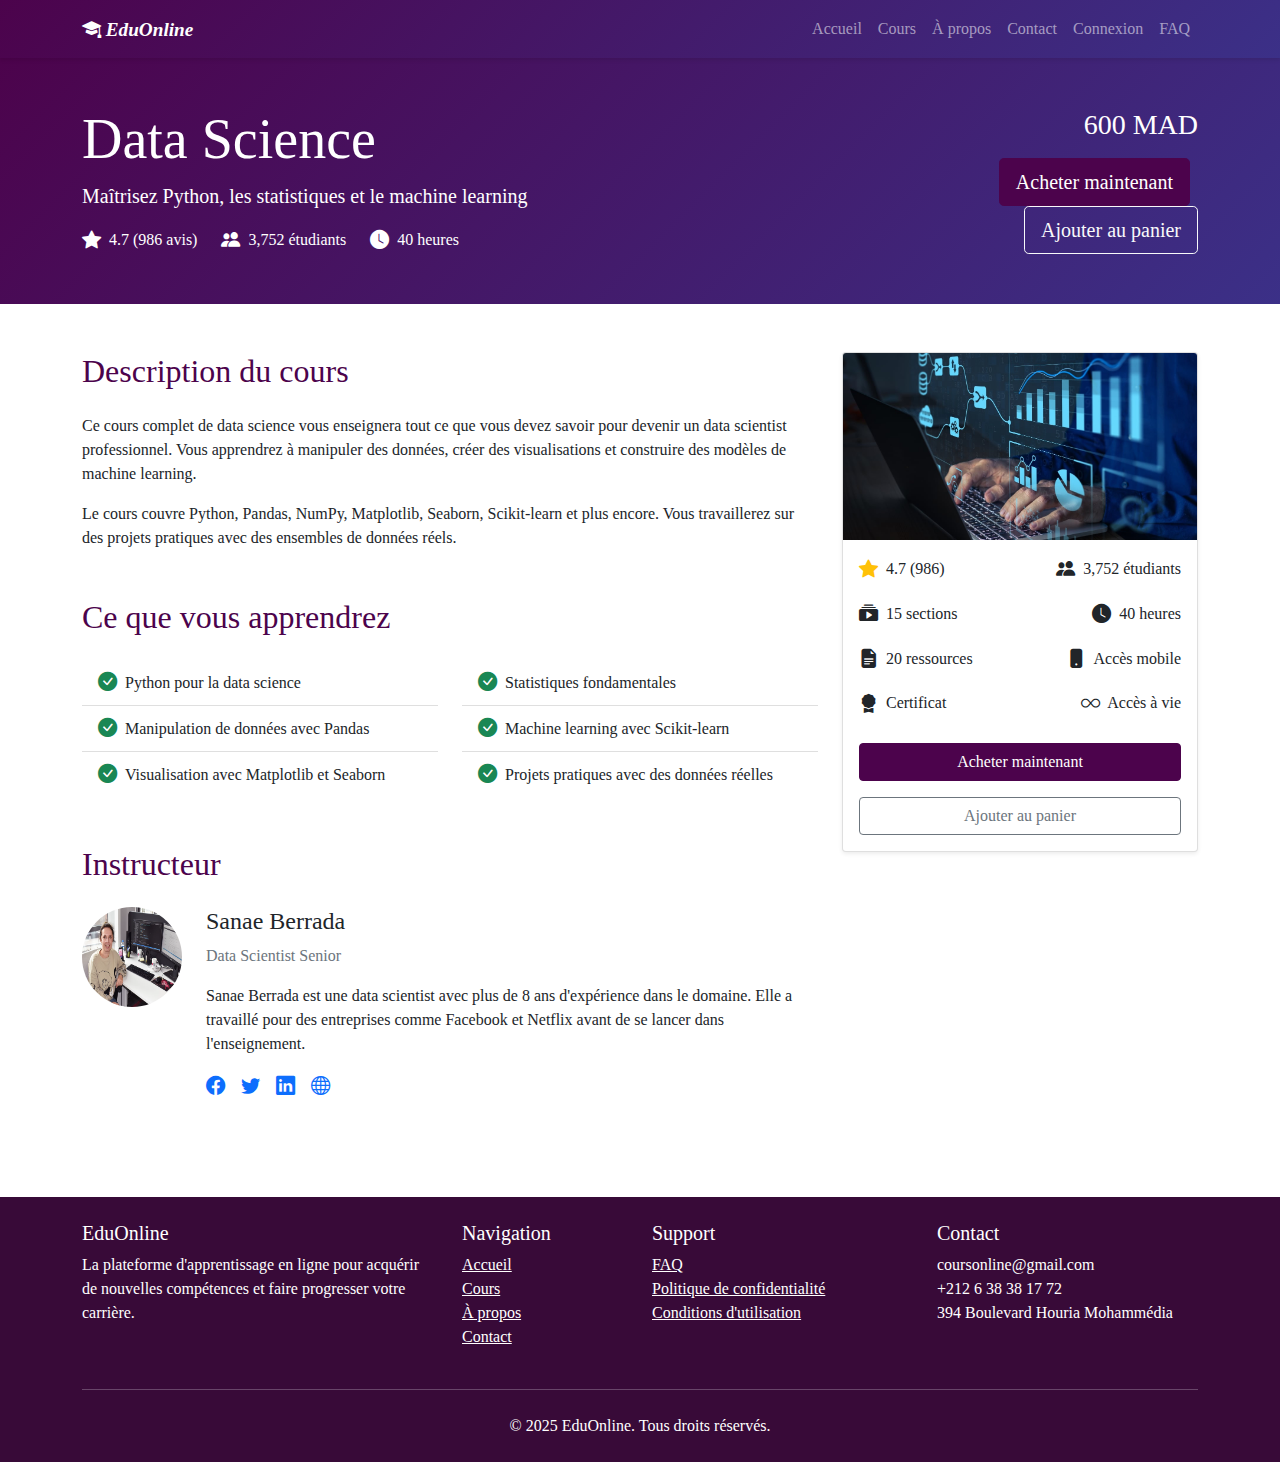
<file: course2.html>
<!DOCTYPE html>
<html lang="fr">
<head>
    <meta charset="UTF-8">
    <meta name="viewport" content="width=device-width, initial-scale=1.0">
    <title>Data Science - EduOnline</title>
    <link rel="stylesheet" href="bootstrap-5.0.2-dist/css/bootstrap.min.css">
    <link rel="stylesheet" href="bootstrap-icons-1.11.3/font/bootstrap-icons.css">
    <link rel="stylesheet" href="css/style.css">
</head>
<body>
    
    <nav class="navbar navbar-expand-lg navbar-dark bg-primary-custom">
        <div class="container">
            <a class="navbar-brand" href="index.html">
                <i class="bi bi-mortarboard-fill"> EduOnline</i>
            </a>
            <button class="navbar-toggler" type="button" data-bs-toggle="collapse" data-bs-target="#navbarNav">
                <span class="navbar-toggler-icon"></span>
            </button>
            <div class="collapse navbar-collapse" id="navbarNav">
                <ul class="navbar-nav ms-auto">
                    <li class="nav-item">
                        <a class="nav-link" href="index.html">Accueil</a>
                    </li>
                    <li class="nav-item">
                        <a class="nav-link" href="courses.html">Cours</a>
                    </li>
                    <li class="nav-item">
                        <a class="nav-link" href="about.html">À propos</a>
                    </li>
                    <li class="nav-item">
                        <a class="nav-link" href="contact.html">Contact</a>
                    </li>
                    <li class="nav-item">
                        <a class="nav-link" href="login.html">Connexion</a>
                    </li>
                    <li class="nav-item">
                        <a class="nav-link" href="faq.html">FAQ</a>
                    </li>
                </ul>
            </div>
        </div>
    </nav>

    
    <section class="py-5 bg-secondary-custom text-white">
        <div class="container">
            <div class="row align-items-center">
                <div class="col-md-8">
                    <h1 class="display-4">Data Science</h1>
                    <p class="lead">Maîtrisez Python, les statistiques et le machine learning</p>
                    <div class="d-flex align-items-center">
                        <div class="me-4">
                            <i class="bi bi-star-fill me-1"></i>
                            <span>4.7 (986 avis)</span>
                        </div>
                        <div class="me-4">
                            <i class="bi bi-people-fill me-1"></i>
                            <span>3,752 étudiants</span>
                        </div>
                        <div>
                            <i class="bi bi-clock-fill me-1"></i>
                            <span>40 heures</span>
                        </div>
                    </div>
                </div>
                <div class="col-md-4 text-md-end mt-4 mt-md-0">
                    <h3 class="mb-3">600 MAD</h3>
                    <a href="#" class="btn btn-primary-custom btn-lg me-2">Acheter maintenant</a>
                    <a href="#" class="btn btn-outline-light btn-lg">Ajouter au panier</a>
                </div>
            </div>
        </div>
    </section>

    
    <section class="py-5">
        <div class="container">
            <div class="row">
                <div class="col-lg-8">
                    <div class="mb-5">
                        <h2 class="text-primary-custom mb-4">Description du cours</h2>
                        <p>Ce cours complet de data science vous enseignera tout ce que vous devez savoir pour devenir un data scientist professionnel. Vous apprendrez à manipuler des données, créer des visualisations et construire des modèles de machine learning.</p>
                        <p>Le cours couvre Python, Pandas, NumPy, Matplotlib, Seaborn, Scikit-learn et plus encore. Vous travaillerez sur des projets pratiques avec des ensembles de données réels.</p>
                    </div>

                    <div class="mb-5">
                        <h2 class="text-primary-custom mb-4">Ce que vous apprendrez</h2>
                        <div class="row">
                            <div class="col-md-6">
                                <ul class="list-group list-group-flush mb-3 mb-md-0">
                                    <li class="list-group-item d-flex align-items-center">
                                        <i class="bi bi-check-circle-fill text-success me-2"></i>
                                        Python pour la data science
                                    </li>
                                    <li class="list-group-item d-flex align-items-center">
                                        <i class="bi bi-check-circle-fill text-success me-2"></i>
                                        Manipulation de données avec Pandas
                                    </li>
                                    <li class="list-group-item d-flex align-items-center">
                                        <i class="bi bi-check-circle-fill text-success me-2"></i>
                                        Visualisation avec Matplotlib et Seaborn
                                    </li>
                                </ul>
                            </div>
                            <div class="col-md-6">
                                <ul class="list-group list-group-flush">
                                    <li class="list-group-item d-flex align-items-center">
                                        <i class="bi bi-check-circle-fill text-success me-2"></i>
                                        Statistiques fondamentales
                                    </li>
                                    <li class="list-group-item d-flex align-items-center">
                                        <i class="bi bi-check-circle-fill text-success me-2"></i>
                                        Machine learning avec Scikit-learn
                                    </li>
                                    <li class="list-group-item d-flex align-items-center">
                                        <i class="bi bi-check-circle-fill text-success me-2"></i>
                                        Projets pratiques avec des données réelles
                                    </li>
                                </ul>
                            </div>
                        </div>
                    </div>

                    <div class="mb-5">
                        <h2 class="text-primary-custom mb-4">Instructeur</h2>
                        <div class="d-flex">
                            <img src="femme2.webp" class="rounded-circle me-4" alt="Sanae Berrada " width="100" height="100">
                            <div>
                                <h4>Sanae Berrada </h4>
                                <p class="text-muted">Data Scientist Senior</p>
                                <p>Sanae Berrada est une data scientist avec plus de 8 ans d'expérience dans le domaine. Elle a travaillé pour des entreprises comme Facebook et Netflix avant de se lancer dans l'enseignement.</p>
                                <div class="d-flex">
                                    <a href="#" class="me-3"><i class="bi bi-facebook"></i></a>
                                    <a href="#" class="me-3"><i class="bi bi-twitter"></i></a>
                                    <a href="#" class="me-3"><i class="bi bi-linkedin"></i></a>
                                    <a href="#"><i class="bi bi-globe"></i></a>
                                </div>
                            </div>
                        </div>
                    </div>
                </div>
                <div class="col-lg-4">
                    <div class="card shadow-sm">
                        <img src="data-science.jpg" class="card-img-top" alt="Data Science">
                        <div class="card-body">
                            <div class="d-flex justify-content-between mb-3">
                                <span><i class="bi bi-star-fill text-warning me-1"></i> 4.7 (986)</span>
                                <span><i class="bi bi-people-fill me-1"></i> 3,752 étudiants</span>
                            </div>
                            <div class="d-flex justify-content-between mb-3">
                                <span><i class="bi bi-collection-play-fill me-1"></i> 15 sections</span>
                                <span><i class="bi bi-clock-fill me-1"></i> 40 heures</span>
                            </div>
                            <div class="d-flex justify-content-between mb-3">
                                <span><i class="bi bi-file-earmark-text-fill me-1"></i> 20 ressources</span>
                                <span><i class="bi bi-phone-fill me-1"></i> Accès mobile</span>
                            </div>
                            <div class="d-flex justify-content-between mb-4">
                                <span><i class="bi bi-award-fill me-1"></i> Certificat</span>
                                <span><i class="bi bi-infinity me-1"></i> Accès à vie</span>
                            </div>
                            <a href="#" class="btn btn-primary-custom w-100 mb-3">Acheter maintenant</a>
                            <a href="#" class="btn btn-outline-secondary w-100">Ajouter au panier</a>
                        </div>
                    </div>
                </div>
            </div>
        </div>
    </section>

    
    <footer class="footer py-4">
        <div class="container">
            <div class="row">
                <div class="col-md-4 mb-4 mb-md-0">
                    <h5>EduOnline</h5>
                    <p>La plateforme d'apprentissage en ligne pour acquérir de nouvelles compétences et faire progresser votre carrière.</p>
                </div>
                <div class="col-md-2 mb-4 mb-md-0">
                    <h5>Navigation</h5>
                    <ul class="list-unstyled">
                        <li><a href="index.html" class="text-white">Accueil</a></li>
                        <li><a href="courses.html" class="text-white">Cours</a></li>
                        <li><a href="about.html" class="text-white">À propos</a></li>
                        <li><a href="contact.html" class="text-white">Contact</a></li>
                    </ul>
                </div>
                <div class="col-md-3 mb-4 mb-md-0">
                    <h5>Support</h5>
                    <ul class="list-unstyled">
                        <li><a href="faq.html" class="text-white">FAQ</a></li>
                        <li><a href="#" class="text-white">Politique de confidentialité</a></li>
                        <li><a href="#" class="text-white">Conditions d'utilisation</a></li>
                    </ul>
                </div>
                <div class="col-md-3">
                    <h5>Contact</h5>
                    <ul class="list-unstyled">
                        <li>coursonline@gmail.com</li>
                        <li>+212 6 38 38 17 72</li>
                        <li>394 Boulevard Houria Mohammédia</li>
                    </ul>
                </div>
            </div>
            <hr class="my-4 bg-light">
            <div class="text-center">
                <p class="mb-0">&copy; 2025 EduOnline. Tous droits réservés.</p>
            </div>
        </div>
    </footer>

    <script src="bootstrap-5.0.2-dist/js/bootstrap.bundle.min.js"></script>
</body>
</html>
</file>
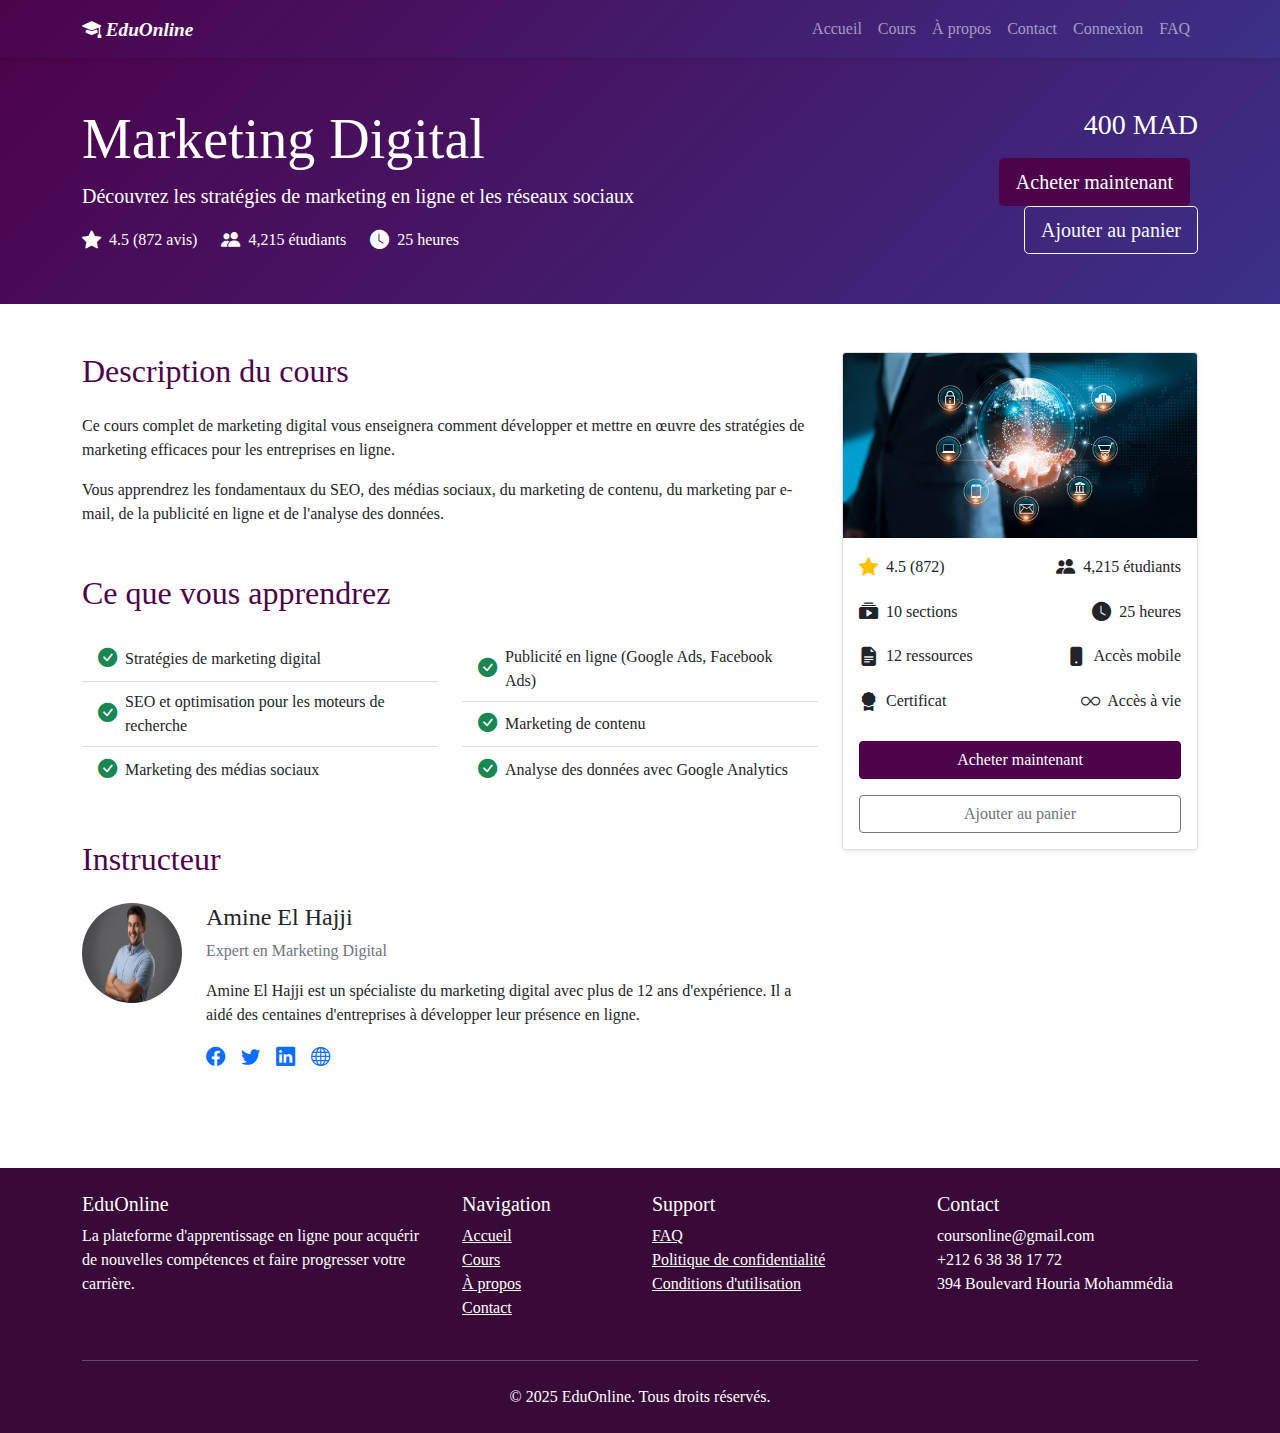
<file: course3.html>
<!DOCTYPE html>
<html lang="fr">
<head>
    <meta charset="UTF-8">
    <meta name="viewport" content="width=device-width, initial-scale=1.0">
    <title>Marketing Digital - EduOnline</title>
    <link rel="stylesheet" href="bootstrap-5.0.2-dist/css/bootstrap.min.css">
    <link rel="stylesheet" href="bootstrap-icons-1.11.3/font/bootstrap-icons.css">
    <link rel="stylesheet" href="css/style.css">
</head>
<body>
    
    <nav class="navbar navbar-expand-lg navbar-dark bg-primary-custom">
        <div class="container">
            <a class="navbar-brand" href="index.html">
                <i class="bi bi-mortarboard-fill"> EduOnline</i>
            </a>
            <button class="navbar-toggler" type="button" data-bs-toggle="collapse" data-bs-target="#navbarNav">
                <span class="navbar-toggler-icon"></span>
            </button>
            <div class="collapse navbar-collapse" id="navbarNav">
                <ul class="navbar-nav ms-auto">
                    <li class="nav-item">
                        <a class="nav-link" href="index.html">Accueil</a>
                    </li>
                    <li class="nav-item">
                        <a class="nav-link" href="courses.html">Cours</a>
                    </li>
                    <li class="nav-item">
                        <a class="nav-link" href="about.html">À propos</a>
                    </li>
                    <li class="nav-item">
                        <a class="nav-link" href="contact.html">Contact</a>
                    </li>
                    <li class="nav-item">
                        <a class="nav-link" href="login.html">Connexion</a>
                    </li>
                    <li class="nav-item">
                        <a class="nav-link" href="faq.html">FAQ</a>
                    </li>
                </ul>
            </div>
        </div>
    </nav>

    
    <section class="py-5 bg-secondary-custom text-white">
        <div class="container">
            <div class="row align-items-center">
                <div class="col-md-8">
                    <h1 class="display-4">Marketing Digital</h1>
                    <p class="lead">Découvrez les stratégies de marketing en ligne et les réseaux sociaux</p>
                    <div class="d-flex align-items-center">
                        <div class="me-4">
                            <i class="bi bi-star-fill me-1"></i>
                            <span>4.5 (872 avis)</span>
                        </div>
                        <div class="me-4">
                            <i class="bi bi-people-fill me-1"></i>
                            <span>4,215 étudiants</span>
                        </div>
                        <div>
                            <i class="bi bi-clock-fill me-1"></i>
                            <span>25 heures</span>
                        </div>
                    </div>
                </div>
                <div class="col-md-4 text-md-end mt-4 mt-md-0">
                    <h3 class="mb-3">400 MAD</h3>
                    <a href="#" class="btn btn-primary-custom btn-lg me-2">Acheter maintenant</a>
                    <a href="#" class="btn btn-outline-light btn-lg">Ajouter au panier</a>
                </div>
            </div>
        </div>
    </section>

    
    <section class="py-5">
        <div class="container">
            <div class="row">
                <div class="col-lg-8">
                    <div class="mb-5">
                        <h2 class="text-primary-custom mb-4">Description du cours</h2>
                        <p>Ce cours complet de marketing digital vous enseignera comment développer et mettre en œuvre des stratégies de marketing efficaces pour les entreprises en ligne.</p>
                        <p>Vous apprendrez les fondamentaux du SEO, des médias sociaux, du marketing de contenu, du marketing par e-mail, de la publicité en ligne et de l'analyse des données.</p>
                    </div>

                    <div class="mb-5">
                        <h2 class="text-primary-custom mb-4">Ce que vous apprendrez</h2>
                        <div class="row">
                            <div class="col-md-6">
                                <ul class="list-group list-group-flush mb-3 mb-md-0">
                                    <li class="list-group-item d-flex align-items-center">
                                        <i class="bi bi-check-circle-fill text-success me-2"></i>
                                        Stratégies de marketing digital
                                    </li>
                                    <li class="list-group-item d-flex align-items-center">
                                        <i class="bi bi-check-circle-fill text-success me-2"></i>
                                        SEO et optimisation pour les moteurs de recherche
                                    </li>
                                    <li class="list-group-item d-flex align-items-center">
                                        <i class="bi bi-check-circle-fill text-success me-2"></i>
                                        Marketing des médias sociaux
                                    </li>
                                </ul>
                            </div>
                            <div class="col-md-6">
                                <ul class="list-group list-group-flush">
                                    <li class="list-group-item d-flex align-items-center">
                                        <i class="bi bi-check-circle-fill text-success me-2"></i>
                                        Publicité en ligne (Google Ads, Facebook Ads)
                                    </li>
                                    <li class="list-group-item d-flex align-items-center">
                                        <i class="bi bi-check-circle-fill text-success me-2"></i>
                                        Marketing de contenu
                                    </li>
                                    <li class="list-group-item d-flex align-items-center">
                                        <i class="bi bi-check-circle-fill text-success me-2"></i>
                                        Analyse des données avec Google Analytics
                                    </li>
                                </ul>
                            </div>
                        </div>
                    </div>

                    <div class="mb-5">
                        <h2 class="text-primary-custom mb-4">Instructeur</h2>
                        <div class="d-flex">
                            <img src="homme.jpg" class="rounded-circle me-4" alt="Amine El Hajji" width="100" height="100">
                            <div>
                                <h4>Amine El Hajji</h4>
                                <p class="text-muted">Expert en Marketing Digital</p>
                                <p>Amine El Hajji est un spécialiste du marketing digital avec plus de 12 ans d'expérience. Il a aidé des centaines d'entreprises à développer leur présence en ligne.</p>
                                <div class="d-flex">
                                    <a href="#" class="me-3"><i class="bi bi-facebook"></i></a>
                                    <a href="#" class="me-3"><i class="bi bi-twitter"></i></a>
                                    <a href="#" class="me-3"><i class="bi bi-linkedin"></i></a>
                                    <a href="#"><i class="bi bi-globe"></i></a>
                                </div>
                            </div>
                        </div>
                    </div>
                </div>
                <div class="col-lg-4">
                    <div class="card shadow-sm">
                        <img src="marketingDigital.webp" class="card-img-top" alt="Marketing Digital">
                        <div class="card-body">
                            <div class="d-flex justify-content-between mb-3">
                                <span><i class="bi bi-star-fill text-warning me-1"></i> 4.5 (872)</span>
                                <span><i class="bi bi-people-fill me-1"></i> 4,215 étudiants</span>
                            </div>
                            <div class="d-flex justify-content-between mb-3">
                                <span><i class="bi bi-collection-play-fill me-1"></i> 10 sections</span>
                                <span><i class="bi bi-clock-fill me-1"></i> 25 heures</span>
                            </div>
                            <div class="d-flex justify-content-between mb-3">
                                <span><i class="bi bi-file-earmark-text-fill me-1"></i> 12 ressources</span>
                                <span><i class="bi bi-phone-fill me-1"></i> Accès mobile</span>
                            </div>
                            <div class="d-flex justify-content-between mb-4">
                                <span><i class="bi bi-award-fill me-1"></i> Certificat</span>
                                <span><i class="bi bi-infinity me-1"></i> Accès à vie</span>
                            </div>
                            <a href="#" class="btn btn-primary-custom w-100 mb-3">Acheter maintenant</a>
                            <a href="#" class="btn btn-outline-secondary w-100">Ajouter au panier</a>
                        </div>
                    </div>
                </div>
            </div>
        </div>
    </section>

    
    <footer class="footer py-4">
        <div class="container">
            <div class="row">
                <div class="col-md-4 mb-4 mb-md-0">
                    <h5>EduOnline</h5>
                    <p>La plateforme d'apprentissage en ligne pour acquérir de nouvelles compétences et faire progresser votre carrière.</p>
                </div>
                <div class="col-md-2 mb-4 mb-md-0">
                    <h5>Navigation</h5>
                    <ul class="list-unstyled">
                        <li><a href="index.html" class="text-white">Accueil</a></li>
                        <li><a href="courses.html" class="text-white">Cours</a></li>
                        <li><a href="about.html" class="text-white">À propos</a></li>
                        <li><a href="contact.html" class="text-white">Contact</a></li>
                    </ul>
                </div>
                <div class="col-md-3 mb-4 mb-md-0">
                    <h5>Support</h5>
                    <ul class="list-unstyled">
                        <li><a href="faq.html" class="text-white">FAQ</a></li>
                        <li><a href="#" class="text-white">Politique de confidentialité</a></li>
                        <li><a href="#" class="text-white">Conditions d'utilisation</a></li>
                    </ul>
                </div>
                <div class="col-md-3">
                    <h5>Contact</h5>
                    <ul class="list-unstyled">
                        <li>coursonline@gmail.com</li>
                        <li>+212 6 38 38 17 72</li>
                        <li>394 Boulevard Houria Mohammédia</li>
                    </ul>
                </div>
            </div>
            <hr class="my-4 bg-light">
            <div class="text-center">
                <p class="mb-0">&copy; 2025 EduOnline. Tous droits réservés.</p>
            </div>
        </div>
    </footer>

    <script src="bootstrap-5.0.2-dist/js/bootstrap.bundle.min.js"></script>
</body>
</html>
</file>
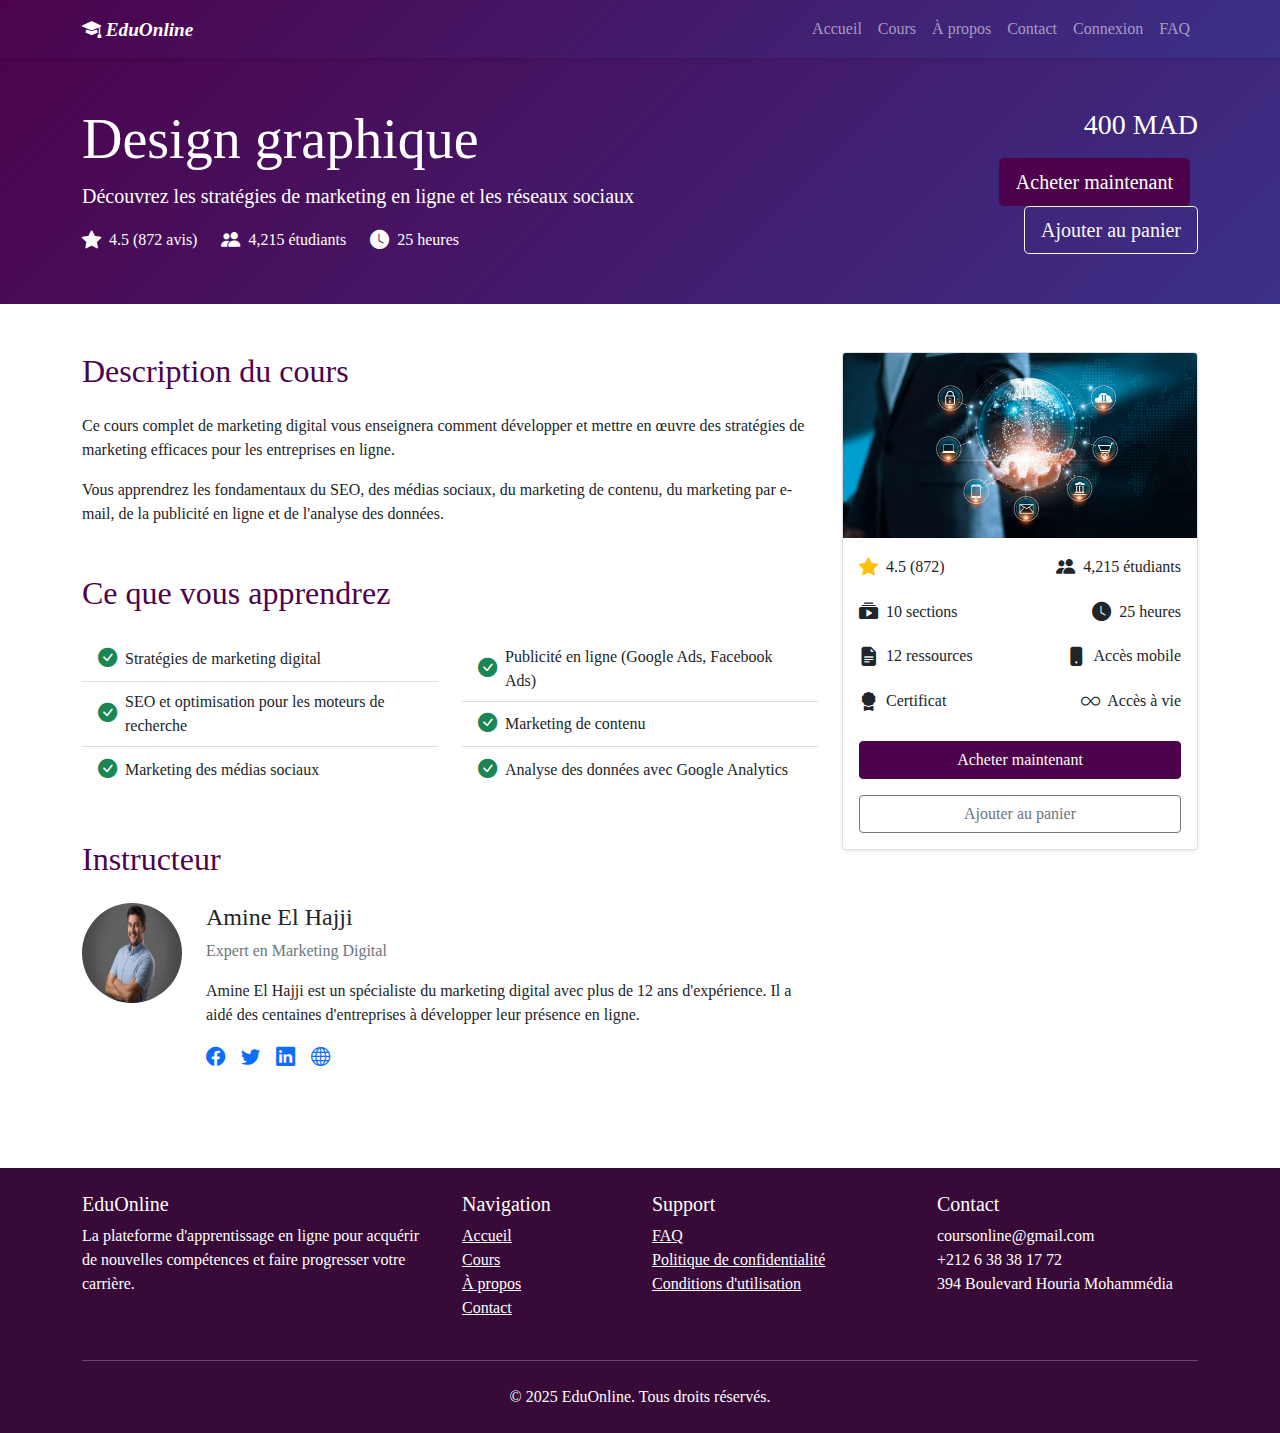
<file: course4.html>
<!DOCTYPE html>
<html lang="fr">
<head>
    <meta charset="UTF-8">
    <meta name="viewport" content="width=device-width, initial-scale=1.0">
    <title>Marketing Digital - EduOnline</title>
    <link rel="stylesheet" href="bootstrap-5.0.2-dist/css/bootstrap.min.css">
    <link rel="stylesheet" href="bootstrap-icons-1.11.3/font/bootstrap-icons.css">
    <link rel="stylesheet" href="css/style.css">
</head>
<body>
    
    <nav class="navbar navbar-expand-lg navbar-dark bg-primary-custom">
        <div class="container">
            <a class="navbar-brand" href="index.html">
                <i class="bi bi-mortarboard-fill"> EduOnline</i>
            </a>
            <button class="navbar-toggler" type="button" data-bs-toggle="collapse" data-bs-target="#navbarNav">
                <span class="navbar-toggler-icon"></span>
            </button>
            <div class="collapse navbar-collapse" id="navbarNav">
                <ul class="navbar-nav ms-auto">
                    <li class="nav-item">
                        <a class="nav-link" href="index.html">Accueil</a>
                    </li>
                    <li class="nav-item">
                        <a class="nav-link" href="courses.html">Cours</a>
                    </li>
                    <li class="nav-item">
                        <a class="nav-link" href="about.html">À propos</a>
                    </li>
                    <li class="nav-item">
                        <a class="nav-link" href="contact.html">Contact</a>
                    </li>
                    <li class="nav-item">
                        <a class="nav-link" href="login.html">Connexion</a>
                    </li>
                    <li class="nav-item">
                        <a class="nav-link" href="faq.html">FAQ</a>
                    </li>
                </ul>
            </div>
        </div>
    </nav>

    
    <section class="py-5 bg-secondary-custom text-white">
        <div class="container">
            <div class="row align-items-center">
                <div class="col-md-8">
                    <h1 class="display-4">Design graphique</h1>
                    <p class="lead">Découvrez les stratégies de marketing en ligne et les réseaux sociaux</p>
                    <div class="d-flex align-items-center">
                        <div class="me-4">
                            <i class="bi bi-star-fill me-1"></i>
                            <span>4.5 (872 avis)</span>
                        </div>
                        <div class="me-4">
                            <i class="bi bi-people-fill me-1"></i>
                            <span>4,215 étudiants</span>
                        </div>
                        <div>
                            <i class="bi bi-clock-fill me-1"></i>
                            <span>25 heures</span>
                        </div>
                    </div>
                </div>
                <div class="col-md-4 text-md-end mt-4 mt-md-0">
                    <h3 class="mb-3">400 MAD</h3>
                    <a href="#" class="btn btn-primary-custom btn-lg me-2">Acheter maintenant</a>
                    <a href="#" class="btn btn-outline-light btn-lg">Ajouter au panier</a>
                </div>
            </div>
        </div>
    </section>

    
    <section class="py-5">
        <div class="container">
            <div class="row">
                <div class="col-lg-8">
                    <div class="mb-5">
                        <h2 class="text-primary-custom mb-4">Description du cours</h2>
                        <p>Ce cours complet de marketing digital vous enseignera comment développer et mettre en œuvre des stratégies de marketing efficaces pour les entreprises en ligne.</p>
                        <p>Vous apprendrez les fondamentaux du SEO, des médias sociaux, du marketing de contenu, du marketing par e-mail, de la publicité en ligne et de l'analyse des données.</p>
                    </div>

                    <div class="mb-5">
                        <h2 class="text-primary-custom mb-4">Ce que vous apprendrez</h2>
                        <div class="row">
                            <div class="col-md-6">
                                <ul class="list-group list-group-flush mb-3 mb-md-0">
                                    <li class="list-group-item d-flex align-items-center">
                                        <i class="bi bi-check-circle-fill text-success me-2"></i>
                                        Stratégies de marketing digital
                                    </li>
                                    <li class="list-group-item d-flex align-items-center">
                                        <i class="bi bi-check-circle-fill text-success me-2"></i>
                                        SEO et optimisation pour les moteurs de recherche
                                    </li>
                                    <li class="list-group-item d-flex align-items-center">
                                        <i class="bi bi-check-circle-fill text-success me-2"></i>
                                        Marketing des médias sociaux
                                    </li>
                                </ul>
                            </div>
                            <div class="col-md-6">
                                <ul class="list-group list-group-flush">
                                    <li class="list-group-item d-flex align-items-center">
                                        <i class="bi bi-check-circle-fill text-success me-2"></i>
                                        Publicité en ligne (Google Ads, Facebook Ads)
                                    </li>
                                    <li class="list-group-item d-flex align-items-center">
                                        <i class="bi bi-check-circle-fill text-success me-2"></i>
                                        Marketing de contenu
                                    </li>
                                    <li class="list-group-item d-flex align-items-center">
                                        <i class="bi bi-check-circle-fill text-success me-2"></i>
                                        Analyse des données avec Google Analytics
                                    </li>
                                </ul>
                            </div>
                        </div>
                    </div>

                    <div class="mb-5">
                        <h2 class="text-primary-custom mb-4">Instructeur</h2>
                        <div class="d-flex">
                            <img src="homme.jpg" class="rounded-circle me-4" alt="Amine El Hajji" width="100" height="100">
                            <div>
                                <h4>Amine El Hajji</h4>
                                <p class="text-muted">Expert en Marketing Digital</p>
                                <p>Amine El Hajji est un spécialiste du marketing digital avec plus de 12 ans d'expérience. Il a aidé des centaines d'entreprises à développer leur présence en ligne.</p>
                                <div class="d-flex">
                                    <a href="#" class="me-3"><i class="bi bi-facebook"></i></a>
                                    <a href="#" class="me-3"><i class="bi bi-twitter"></i></a>
                                    <a href="#" class="me-3"><i class="bi bi-linkedin"></i></a>
                                    <a href="#"><i class="bi bi-globe"></i></a>
                                </div>
                            </div>
                        </div>
                    </div>
                </div>
                <div class="col-lg-4">
                    <div class="card shadow-sm">
                        <img src="marketingDigital.webp" class="card-img-top" alt="Marketing Digital">
                        <div class="card-body">
                            <div class="d-flex justify-content-between mb-3">
                                <span><i class="bi bi-star-fill text-warning me-1"></i> 4.5 (872)</span>
                                <span><i class="bi bi-people-fill me-1"></i> 4,215 étudiants</span>
                            </div>
                            <div class="d-flex justify-content-between mb-3">
                                <span><i class="bi bi-collection-play-fill me-1"></i> 10 sections</span>
                                <span><i class="bi bi-clock-fill me-1"></i> 25 heures</span>
                            </div>
                            <div class="d-flex justify-content-between mb-3">
                                <span><i class="bi bi-file-earmark-text-fill me-1"></i> 12 ressources</span>
                                <span><i class="bi bi-phone-fill me-1"></i> Accès mobile</span>
                            </div>
                            <div class="d-flex justify-content-between mb-4">
                                <span><i class="bi bi-award-fill me-1"></i> Certificat</span>
                                <span><i class="bi bi-infinity me-1"></i> Accès à vie</span>
                            </div>
                            <a href="#" class="btn btn-primary-custom w-100 mb-3">Acheter maintenant</a>
                            <a href="#" class="btn btn-outline-secondary w-100">Ajouter au panier</a>
                        </div>
                    </div>
                </div>
            </div>
        </div>
    </section>

    
    <footer class="footer py-4">
        <div class="container">
            <div class="row">
                <div class="col-md-4 mb-4 mb-md-0">
                    <h5>EduOnline</h5>
                    <p>La plateforme d'apprentissage en ligne pour acquérir de nouvelles compétences et faire progresser votre carrière.</p>
                </div>
                <div class="col-md-2 mb-4 mb-md-0">
                    <h5>Navigation</h5>
                    <ul class="list-unstyled">
                        <li><a href="index.html" class="text-white">Accueil</a></li>
                        <li><a href="courses.html" class="text-white">Cours</a></li>
                        <li><a href="about.html" class="text-white">À propos</a></li>
                        <li><a href="contact.html" class="text-white">Contact</a></li>
                    </ul>
                </div>
                <div class="col-md-3 mb-4 mb-md-0">
                    <h5>Support</h5>
                    <ul class="list-unstyled">
                        <li><a href="faq.html" class="text-white">FAQ</a></li>
                        <li><a href="#" class="text-white">Politique de confidentialité</a></li>
                        <li><a href="#" class="text-white">Conditions d'utilisation</a></li>
                    </ul>
                </div>
                <div class="col-md-3">
                    <h5>Contact</h5>
                    <ul class="list-unstyled">
                        <li>coursonline@gmail.com</li>
                        <li>+212 6 38 38 17 72</li>
                        <li>394 Boulevard Houria Mohammédia</li>
                    </ul>
                </div>
            </div>
            <hr class="my-4 bg-light">
            <div class="text-center">
                <p class="mb-0">&copy; 2025 EduOnline. Tous droits réservés.</p>
            </div>
        </div>
    </footer>

    <script src="bootstrap-5.0.2-dist/js/bootstrap.bundle.min.js"></script>
</body>
</html>
</file>
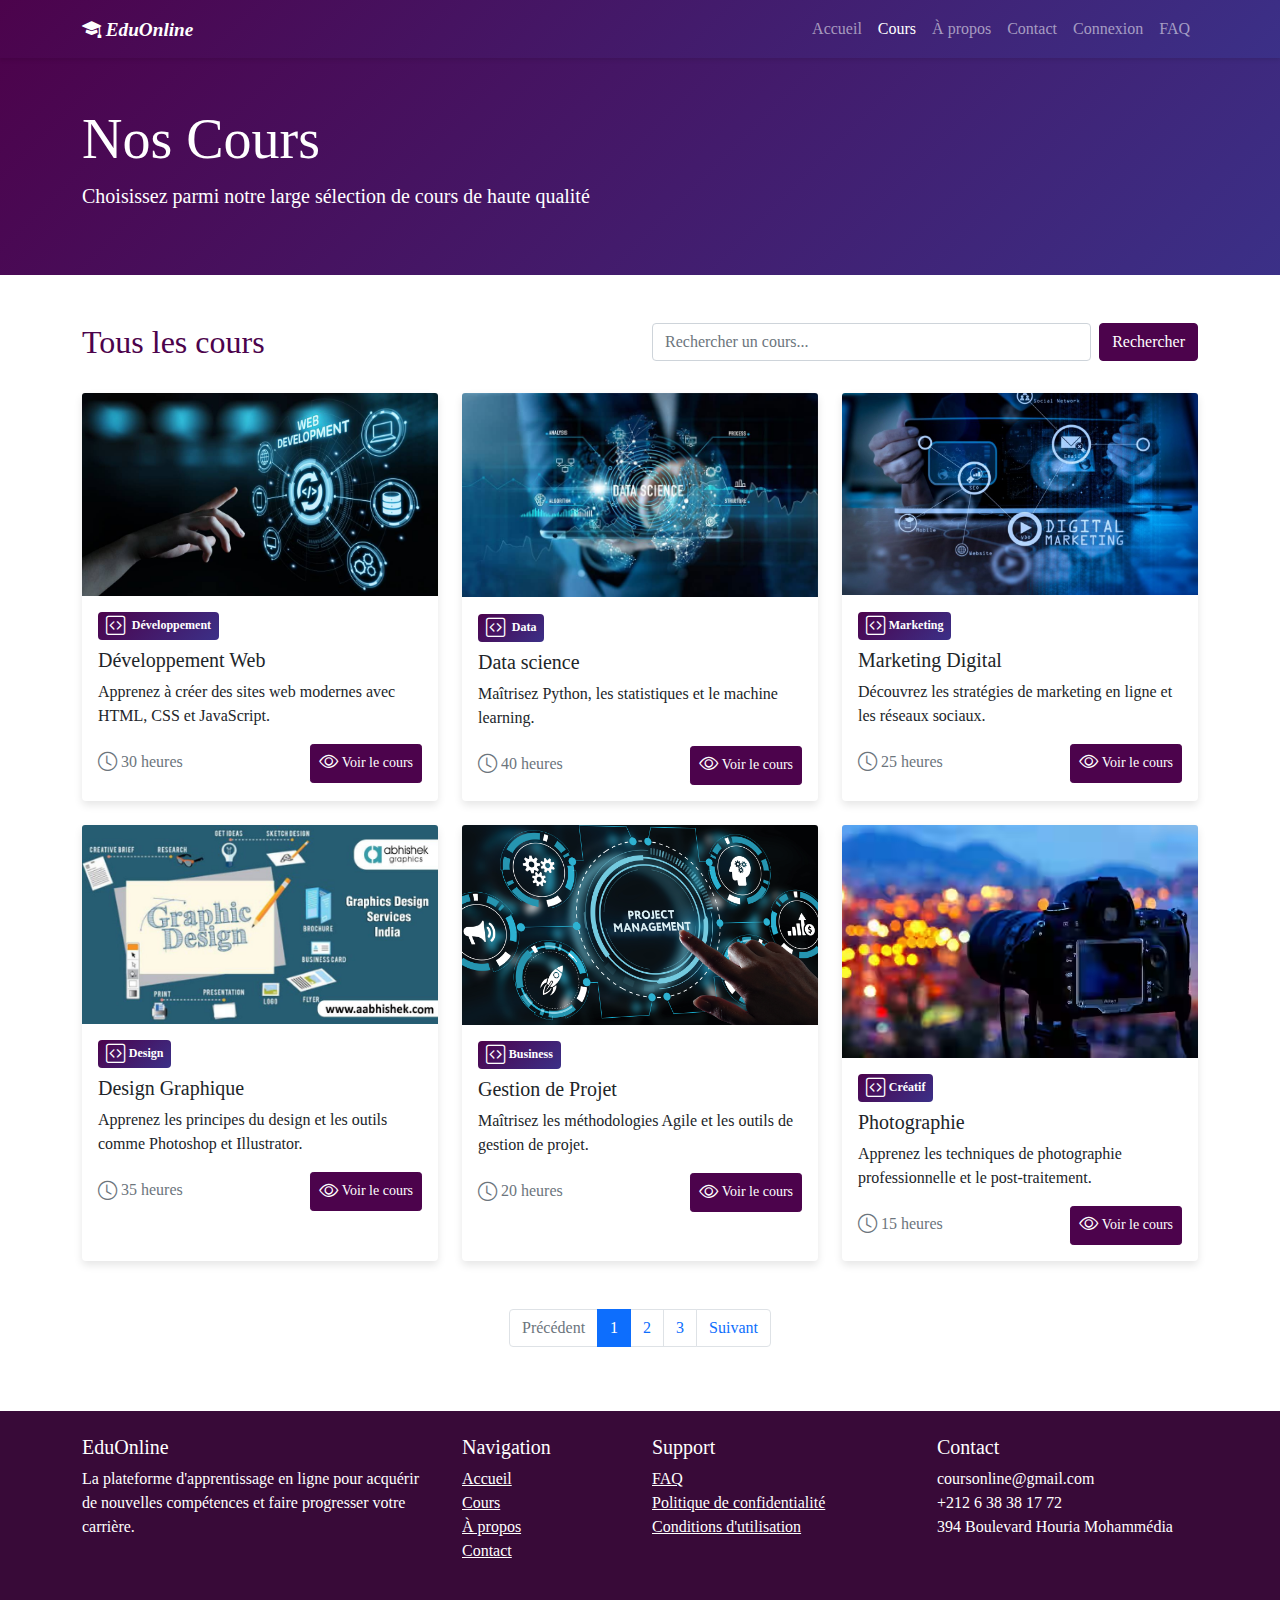
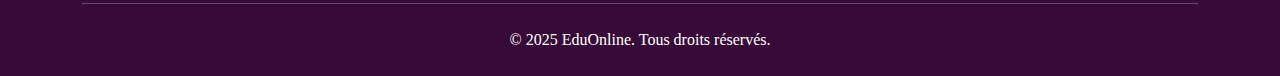
<file: courses.html>
<!DOCTYPE html>
<html lang="fr">
<head>
    <meta charset="UTF-8">
    <meta name="viewport" content="width=device-width, initial-scale=1.0">
    <title>Cours - EduOnline</title>
    <link rel="stylesheet" href="bootstrap-5.0.2-dist/css/bootstrap.min.css">
    <link rel="stylesheet" href="bootstrap-icons-1.11.3/font/bootstrap-icons.css">
    <link rel="stylesheet" href="css/style.css">
</head>
<body>
    
    <nav class="navbar navbar-expand-lg navbar-dark bg-primary-custom">
        <div class="container">
            <a class="navbar-brand" href="index.html">
                <i class="bi bi-mortarboard-fill"> EduOnline</i>
            </a>
            <button class="navbar-toggler" type="button" data-bs-toggle="collapse" data-bs-target="#navbarNav">
                <span class="navbar-toggler-icon"></span>
            </button>
            <div class="collapse navbar-collapse" id="navbarNav">
                <ul class="navbar-nav ms-auto">
                    <li class="nav-item">
                        <a class="nav-link" href="index.html">Accueil</a>
                    </li>
                    <li class="nav-item">
                        <a class="nav-link active" href="courses.html">Cours</a>
                    </li>
                    <li class="nav-item">
                        <a class="nav-link" href="about.html">À propos</a>
                    </li>
                    <li class="nav-item">
                        <a class="nav-link" href="contact.html">Contact</a>
                    </li>
                    <li class="nav-item">
                        <a class="nav-link" href="login.html">Connexion</a>
                    </li>
                    <li class="nav-item">
                        <a class="nav-link" href="faq.html">FAQ</a>
                    </li>
                </ul>
            </div>
        </div>
    </nav>

    
    <section class="py-5 bg-secondary-custom text-white">
        <div class="container">
            <h1 class="display-4">Nos Cours</h1>
            <p class="lead">Choisissez parmi notre large sélection de cours de haute qualité</p>
        </div>
    </section>

    
    <section class="py-5">
        <div class="container">
            <div class="row mb-4">
                <div class="col-md-6">
                    <h2 class="text-primary-custom">Tous les cours</h2>
                </div>
                <div class="col-md-6">
                    <form class="d-flex">
                        <input class="form-control me-2" type="search" placeholder="Rechercher un cours...">
                        <button class="btn btn-primary-custom" type="submit">Rechercher</button>
                    </form>
                </div>
            </div>

            <div class="row g-4">
                <div class="col-md-4">
                    <div class="card course-card h-100">
                        <img src="web_development.jpg" class="card-img-top" alt="Développement Web">
                        <div class="card-body">
                            <span class="badge bg-primary-custom mb-2">
                                <i class="bi bi-code-square me-1"></i> Développement
                            </span>
                            <h5 class="card-title">Développement Web</h5>
                            <p class="card-text">Apprenez à créer des sites web modernes avec HTML, CSS et JavaScript.</p>
                            <div class="d-flex justify-content-between align-items-center">
                                <span class="text-muted"><i class="bi bi-clock me-1"></i>30 heures</span>
                                <a href="course1.html" class="btn btn-sm btn-primary-custom">
                                    <i class="bi bi-eye me-1"></i>Voir le cours
                                </a>
                            </div>
                        </div>
                    </div>
                </div>
                <div class="col-md-4">
                    <div class="card course-card h-100">
                        <img src="EC_Data_Science_Technology_750.jpg" class="card-img-top" alt="Data science">
                        <div class="card-body">
                            <span class="badge bg-primary-custom mb-2">
                                <i class="bi bi-code-square me-1"></i> Data
                            </span>
                            <h5 class="card-title">Data science</h5>
                            <p class="card-text">Maîtrisez Python, les statistiques et le machine learning.</p>
                            <div class="d-flex justify-content-between align-items-center">
                                <span class="text-muted"><i class="bi bi-clock me-1"></i>40 heures</span>
                                <a href="course1.html" class="btn btn-sm btn-primary-custom">
                                    <i class="bi bi-eye me-1"></i>Voir le cours
                                </a>
                            </div>
                        </div>
                    </div>
                </div>
                <div class="col-md-4">
                    <div class="card course-card h-100">
                        <img src="marketing_digital999 (1).jpeg" class="card-img-top" alt="Marketing Digital">
                        <div class="card-body">
                            <span class="badge bg-primary-custom mb-2">
                                <i class="bi bi-code-square me-1"></i>Marketing
                            </span>
                            <h5 class="card-title">Marketing Digital</h5>
                            <p class="card-text">Découvrez les stratégies de marketing en ligne et les réseaux sociaux.</p>
                            <div class="d-flex justify-content-between align-items-center">
                                <span class="text-muted"><i class="bi bi-clock me-1"></i>25 heures</span>
                                <a href="course3.html" class="btn btn-sm btn-primary-custom">
                                    <i class="bi bi-eye me-1"></i>Voir le cours
                                </a>
                            </div>
                        </div>
                    </div>
                </div>
                <div class="col-md-4">
                    <div class="card course-card h-100">
                        <img src="Graphics-Design-Services-India-1.jpg" class="card-img-top" alt="Design Graphique">
                        <div class="card-body">
                            <span class="badge bg-primary-custom mb-2">
                                <i class="bi bi-code-square me-1"></i>Design
                            </span>
                            <h5 class="card-title">Design Graphique</h5>
                            <p class="card-text">Apprenez les principes du design et les outils comme Photoshop et Illustrator.</p>
                            <div class="d-flex justify-content-between align-items-center">
                                <span class="text-muted"><i class="bi bi-clock me-1"></i>35 heures</span>
                                <a href="course4.html" class="btn btn-sm btn-primary-custom">
                                    <i class="bi bi-eye me-1"></i>Voir le cours
                                </a>
                            </div>
                        </div>
                    </div>
                </div>
                <div class="col-md-4">
                    <div class="card course-card h-100">
                        <img src="project_management.png" class="card-img-top" alt="Gestion de Projet">
                        <div class="card-body">
                            <span class="badge bg-primary-custom mb-2">
                                <i class="bi bi-code-square me-1"></i>Business
                            </span>
                            <h5 class="card-title">Gestion de Projet</h5>
                            <p class="card-text">Maîtrisez les méthodologies Agile et les outils de gestion de projet.</p>
                            <div class="d-flex justify-content-between align-items-center">
                                <span class="text-muted"><i class="bi bi-clock me-1"></i>20 heures</span>
                                <a href="#" class="btn btn-sm btn-primary-custom">
                                    <i class="bi bi-eye me-1"></i>Voir le cours
                                </a>
                            </div>
                        </div>
                    </div>
                </div>
                <div class="col-md-4">
                    <div class="card course-card h-100">
                        <img src="photography.avif" class="card-img-top" alt="Photographie" width="200px" height="233">
                        <div class="card-body">
                            <span class="badge bg-primary-custom mb-2">
                                <i class="bi bi-code-square me-1"></i>Créatif
                            </span>
                            <h5 class="card-title">Photographie</h5>
                            <p class="card-text">Apprenez les techniques de photographie professionnelle et le post-traitement.</p>
                            <div class="d-flex justify-content-between align-items-center">
                                <span class="text-muted"><i class="bi bi-clock me-1"></i>15 heures</span>
                                <a href="#" class="btn btn-sm btn-primary-custom">
                                    <i class="bi bi-eye me-1"></i>Voir le cours
                                </a>
                            </div>
                        </div>
                        </div>
                    </div>
                </div>
            </div>

            <nav class="mt-5">
                <ul class="pagination justify-content-center">
                    <li class="page-item disabled">
                        <a class="page-link" href="#" tabindex="-1">Précédent</a>
                    </li>
                    <li class="page-item active"><a class="page-link" href="#">1</a></li>
                    <li class="page-item"><a class="page-link" href="#">2</a></li>
                    <li class="page-item"><a class="page-link" href="#">3</a></li>
                    <li class="page-item">
                        <a class="page-link" href="#">Suivant</a>
                    </li>
                </ul>
            </nav>
        </div>
    </section>

    
    <footer class="footer py-4">
        <div class="container">
            <div class="row">
                <div class="col-md-4 mb-4 mb-md-0">
                    <h5>EduOnline</h5>
                    <p>La plateforme d'apprentissage en ligne pour acquérir de nouvelles compétences et faire progresser votre carrière.</p>
                </div>
                <div class="col-md-2 mb-4 mb-md-0">
                    <h5>Navigation</h5>
                    <ul class="list-unstyled">
                        <li><a href="index.html" class="text-white">Accueil</a></li>
                        <li><a href="courses.html" class="text-white">Cours</a></li>
                        <li><a href="about.html" class="text-white">À propos</a></li>
                        <li><a href="contact.html" class="text-white">Contact</a></li>
                    </ul>
                </div>
                <div class="col-md-3 mb-4 mb-md-0">
                    <h5>Support</h5>
                    <ul class="list-unstyled">
                        <li><a href="faq.html" class="text-white">FAQ</a></li>
                        <li><a href="#" class="text-white">Politique de confidentialité</a></li>
                        <li><a href="#" class="text-white">Conditions d'utilisation</a></li>
                    </ul>
                </div>
                <div class="col-md-3">
                    <h5>Contact</h5>
                    <ul class="list-unstyled">
                        <li>coursonline@gmail.com</li>
                        <li>+212 6 38 38 17 72</li>
                        <li>394 Boulevard Houria Mohammédia</li>
                    </ul>
                </div>
            </div>
            <hr class="my-4 bg-light">
            <div class="text-center">
                <p class="mb-0">&copy; 2025 EduOnline. Tous droits réservés.</p>
            </div>
        </div>
    </footer>

    <script src="bootstrap-5.0.2-dist/js/bootstrap.bundle.min.js"></script>
</body>
</html>
</file>
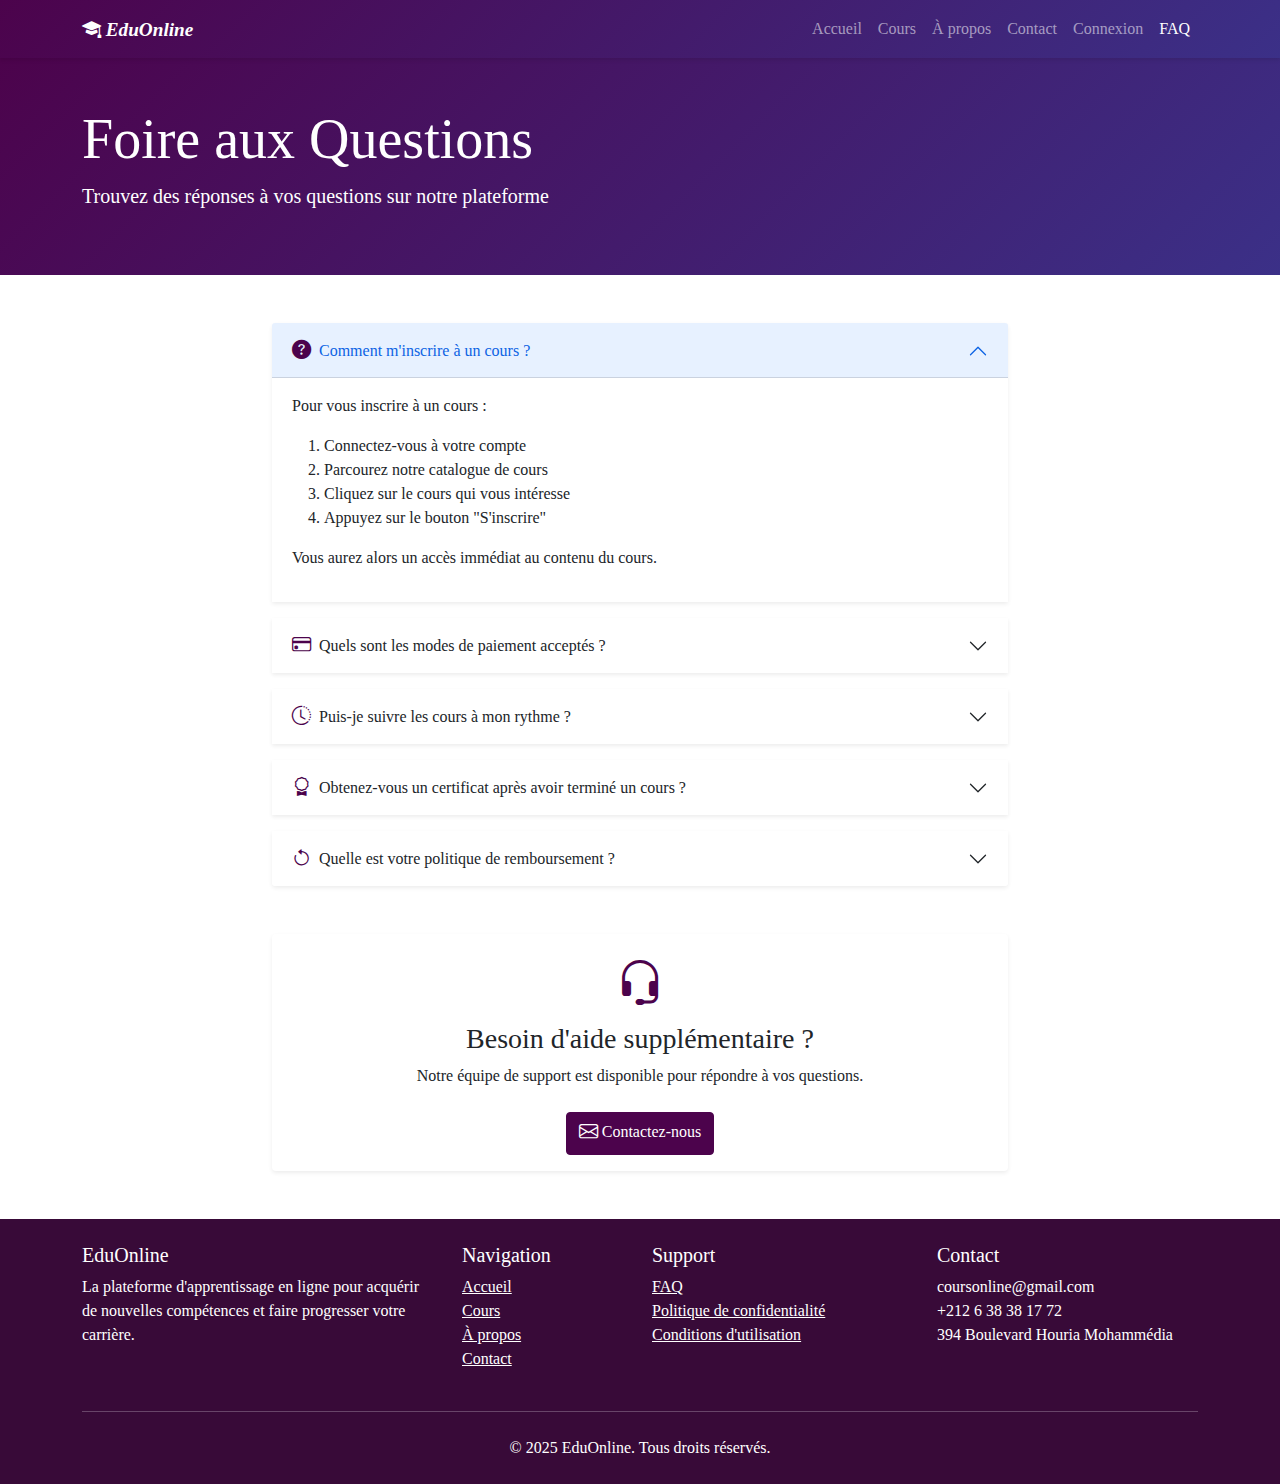
<file: faq.html>
<!DOCTYPE html>
<html lang="fr">
<head>
    <meta charset="UTF-8">
    <meta name="viewport" content="width=device-width, initial-scale=1.0">
    <title>FAQ - EduOnline</title>
    <link rel="stylesheet" href="bootstrap-5.0.2-dist/css/bootstrap.min.css">
    <link rel="stylesheet" href="bootstrap-icons-1.11.3/font/bootstrap-icons.css">
    <link rel="stylesheet" href="css/style.css">
</head>
<body>
    
    <nav class="navbar navbar-expand-lg navbar-dark bg-primary-custom">
        <div class="container">
            <a class="navbar-brand" href="index.html">
                <i class="bi bi-mortarboard-fill"> EduOnline</i>
            </a>
            <button class="navbar-toggler" type="button" data-bs-toggle="collapse" data-bs-target="#navbarNav">
                <span class="navbar-toggler-icon"></span>
            </button>
            <div class="collapse navbar-collapse" id="navbarNav">
                <ul class="navbar-nav ms-auto">
                    <li class="nav-item">
                        <a class="nav-link" href="index.html">Accueil</a>
                    </li>
                    <li class="nav-item">
                        <a class="nav-link" href="courses.html">Cours</a>
                    </li>
                    <li class="nav-item">
                        <a class="nav-link" href="about.html">À propos</a>
                    </li>
                    <li class="nav-item">
                        <a class="nav-link" href="contact.html">Contact</a>
                    </li>
                    <li class="nav-item">
                        <a class="nav-link" href="login.html">Connexion</a>
                    </li>
                    <li class="nav-item">
                        <a class="nav-link active" href="faq.html">FAQ</a>
                    </li>
                </ul>
            </div>
        </div>
    </nav>

    
    <section class="py-5 bg-secondary-custom text-white">
        <div class="container">
            <h1 class="display-4">Foire aux Questions</h1>
            <p class="lead">Trouvez des réponses à vos questions sur notre plateforme</p>
        </div>
    </section>

    
    <section class="py-5">
        <div class="container">
            <div class="row justify-content-center">
                <div class="col-lg-8">
                    <div class="accordion" id="faqAccordion">
                        

                        <div class="accordion-item mb-3 border-0 shadow-sm">
                            <h2 class="accordion-header" id="headingOne">
                                <button class="accordion-button" type="button" data-bs-toggle="collapse" data-bs-target="#collapseOne">
                                    <i class="bi bi-question-circle-fill text-primary-custom me-2"></i>
                                    Comment m'inscrire à un cours ?
                                </button>
                            </h2>
                            <div id="collapseOne" class="accordion-collapse collapse show" data-bs-parent="#faqAccordion">
                                <div class="accordion-body">
                                    <p>Pour vous inscrire à un cours :</p>
                                    <ol>
                                        <li>Connectez-vous à votre compte</li>
                                        <li>Parcourez notre catalogue de cours</li>
                                        <li>Cliquez sur le cours qui vous intéresse</li>
                                        <li>Appuyez sur le bouton "S'inscrire"</li>
                                    </ol>
                                    <p>Vous aurez alors un accès immédiat au contenu du cours.</p>
                                </div>
                            </div>
                        </div>

                        
                        <div class="accordion-item mb-3 border-0 shadow-sm">
                            <h2 class="accordion-header" id="headingTwo">
                                <button class="accordion-button collapsed" type="button" data-bs-toggle="collapse" data-bs-target="#collapseTwo">
                                    <i class="bi bi-credit-card text-primary-custom me-2"></i>
                                    Quels sont les modes de paiement acceptés ?
                                </button>
                            </h2>
                            <div id="collapseTwo" class="accordion-collapse collapse" data-bs-parent="#faqAccordion">
                                <div class="accordion-body">
                                    Nous acceptons les paiements par carte de crédit (Visa, MasterCard, American Express), PayPal et virements bancaires. Tous les paiements sont sécurisés via notre plateforme de paiement cryptée.
                                </div>
                            </div>
                        </div>

                        
                        <div class="accordion-item mb-3 border-0 shadow-sm">
                            <h2 class="accordion-header" id="headingThree">
                                <button class="accordion-button collapsed" type="button" data-bs-toggle="collapse" data-bs-target="#collapseThree">
                                    <i class="bi bi-clock-history text-primary-custom me-2"></i>
                                    Puis-je suivre les cours à mon rythme ?
                                </button>
                            </h2>
                            <div id="collapseThree" class="accordion-collapse collapse" data-bs-parent="#faqAccordion">
                                <div class="accordion-body">
                                    Absolument ! Tous nos cours sont disponibles 24h/24 et 7j/7. Vous pouvez progresser à votre propre rythme et revenir sur le contenu autant de fois que nécessaire. Votre progression est sauvegardée automatiquement.
                                </div>
                            </div>
                        </div>

                        
                        <div class="accordion-item mb-3 border-0 shadow-sm">
                            <h2 class="accordion-header" id="headingFour">
                                <button class="accordion-button collapsed" type="button" data-bs-toggle="collapse" data-bs-target="#collapseFour">
                                    <i class="bi bi-award text-primary-custom me-2"></i>
                                    Obtenez-vous un certificat après avoir terminé un cours ?
                                </button>
                            </h2>
                            <div id="collapseFour" class="accordion-collapse collapse" data-bs-parent="#faqAccordion">
                                <div class="accordion-body">
                                    Oui, tous nos cours offrent un certificat de complétion que vous pouvez télécharger après avoir terminé toutes les leçons et réussi les évaluations. Nos certificats sont reconnus par de nombreuses entreprises.
                                </div>
                            </div>
                        </div>

                        
                        <div class="accordion-item mb-3 border-0 shadow-sm">
                            <h2 class="accordion-header" id="headingFive">
                                <button class="accordion-button collapsed" type="button" data-bs-toggle="collapse" data-bs-target="#collapseFive">
                                    <i class="bi bi-arrow-counterclockwise text-primary-custom me-2"></i>
                                    Quelle est votre politique de remboursement ?
                                </button>
                            </h2>
                            <div id="collapseFive" class="accordion-collapse collapse" data-bs-parent="#faqAccordion">
                                <div class="accordion-body">
                                    Nous offrons un remboursement complet dans les 30 jours suivant votre achat si vous n'êtes pas satisfait du cours. Pour demander un remboursement, contactez simplement notre équipe de support avec votre numéro de commande.
                                </div>
                            </div>
                        </div>
                    </div>

                    
                    <div class="card border-0 shadow-sm mt-5">
                        <div class="card-body text-center">
                            <i class="bi bi-headset text-primary-custom icon-xlarge mb-3"></i>
                            <h3>Besoin d'aide supplémentaire ?</h3>
                            <p class="mb-4">Notre équipe de support est disponible pour répondre à vos questions.</p>
                            <a href="contact.html" class="btn btn-primary-custom">
                                <i class="bi bi-envelope me-1"></i>Contactez-nous
                            </a>
                        </div>
                    </div>
                </div>
            </div>
        </div>
    </section>

    
    <footer class="footer py-4">
        <div class="container">
            <div class="row">
                <div class="col-md-4 mb-4 mb-md-0">
                    <h5>EduOnline</h5>
                    <p>La plateforme d'apprentissage en ligne pour acquérir de nouvelles compétences et faire progresser votre carrière.</p>
                </div>
                <div class="col-md-2 mb-4 mb-md-0">
                    <h5>Navigation</h5>
                    <ul class="list-unstyled">
                        <li><a href="index.html" class="text-white">Accueil</a></li>
                        <li><a href="courses.html" class="text-white">Cours</a></li>
                        <li><a href="about.html" class="text-white">À propos</a></li>
                        <li><a href="contact.html" class="text-white">Contact</a></li>
                    </ul>
                </div>
                <div class="col-md-3 mb-4 mb-md-0">
                    <h5>Support</h5>
                    <ul class="list-unstyled">
                        <li><a href="faq.html" class="text-white">FAQ</a></li>
                        <li><a href="#" class="text-white">Politique de confidentialité</a></li>
                        <li><a href="#" class="text-white">Conditions d'utilisation</a></li>
                    </ul>
                </div>
                <div class="col-md-3">
                    <h5>Contact</h5>
                    <ul class="list-unstyled">
                        <li>coursonline@gmail.com</li>
                        <li>+212 6 38 38 17 72</li>
                        <li>394 Boulevard Houria Mohammédia</li>
                    </ul>
                </div>
            </div>
            <hr class="my-4 bg-light">
            <div class="text-center">
                <p class="mb-0">&copy; 2025 EduOnline. Tous droits réservés.</p>
            </div>
        </div>
    </footer>

    <script src="bootstrap-5.0.2-dist/js/bootstrap.bundle.min.js"></script>
</body>
</html>
</file>
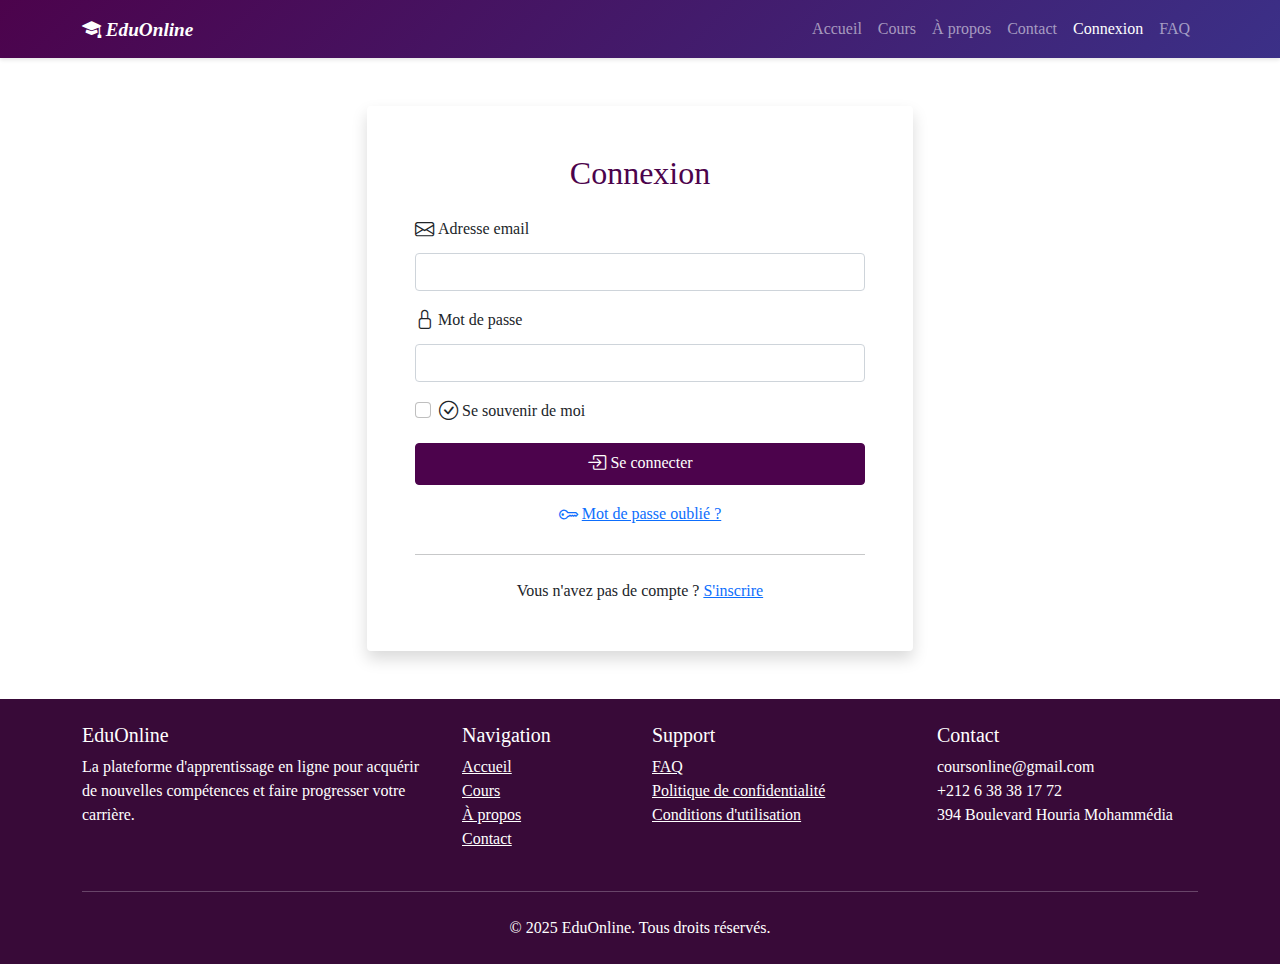
<file: login.html>
<!DOCTYPE html>
<html lang="fr">
<head>
    <meta charset="UTF-8">
    <meta name="viewport" content="width=device-width, initial-scale=1.0">
    <title>Connexion - EduOnline</title>
    <link rel="stylesheet" href="bootstrap-5.0.2-dist/css/bootstrap.min.css">
    <link rel="stylesheet" href="bootstrap-icons-1.11.3/font/bootstrap-icons.css">
    <link rel="stylesheet" href="css/style.css">
</head>
<body>
    
    <nav class="navbar navbar-expand-lg navbar-dark bg-primary-custom">
        <div class="container">
            <a class="navbar-brand" href="index.html">
                <i class="bi bi-mortarboard-fill"> EduOnline</i>
            </a>
            <button class="navbar-toggler" type="button" data-bs-toggle="collapse" data-bs-target="#navbarNav">
                <span class="navbar-toggler-icon"></span>
            </button>
            <div class="collapse navbar-collapse" id="navbarNav">
                <ul class="navbar-nav ms-auto">
                    <li class="nav-item">
                        <a class="nav-link" href="index.html">Accueil</a>
                    </li>
                    <li class="nav-item">
                        <a class="nav-link" href="courses.html">Cours</a>
                    </li>
                    <li class="nav-item">
                        <a class="nav-link" href="about.html">À propos</a>
                    </li>
                    <li class="nav-item">
                        <a class="nav-link" href="contact.html">Contact</a>
                    </li>
                    <li class="nav-item">
                        <a class="nav-link active" href="login.html">Connexion</a>
                    </li>
                    <li class="nav-item">
                        <a class="nav-link" href="faq.html">FAQ</a>
                    </li>
                </ul>
            </div>
        </div>
    </nav>

    
    <section class="py-5">
        <div class="container">
            <div class="row justify-content-center">
                <div class="col-lg-6">
                    <div class="card border-0 shadow"> 
                        <div class="card-body p-5">
                            <h2 class="text-center text-primary-custom mb-4">Connexion</h2>
                            <form>
                                <div class="mb-3">
                                    <label for="email" class="form-label">
                                        <i class="bi bi-envelope me-1"></i>Adresse email
                                    </label>
                                    <input type="email" class="form-control" id="email" required> 
                                </div>
                                <div class="mb-3">
                                    <label for="password" class="form-label">
                                        <i class="bi bi-lock me-1"></i>Mot de passe
                                    </label>
                                    <input type="password" class="form-control" id="password" required>
                                </div>
                                <div class="mb-3 form-check">
                                    <input type="checkbox" class="form-check-input" id="remember">
                                    <label class="form-check-label" for="remember">
                                        <i class="bi bi-check-circle me-1"></i>Se souvenir de moi
                                    </label>
                                </div>
                                <button type="submit" class="btn btn-primary-custom w-100">
                                    <i class="bi bi-box-arrow-in-right me-1"></i>Se connecter
                                </button>
                                <div class="text-center mt-3">
                                    <a href="#"><i class="bi bi-key me-1"></i>Mot de passe oublié ?</a>
                                </div>
                            </form>
                            <hr class="my-4">
                            <div class="text-center">
                                <p class="mb-0">Vous n'avez pas de compte ? <a href="register.html">S'inscrire</a></p>
                            </div>
                        </div>
                    </div>
                </div>
            </div>
        </div>
    </section>

    
    <footer class="footer py-4">
        <div class="container">
            <div class="row">
                <div class="col-md-4 mb-4 mb-md-0">
                    <h5>EduOnline</h5>
                    <p>La plateforme d'apprentissage en ligne pour acquérir de nouvelles compétences et faire progresser votre carrière.</p>
                </div>
                <div class="col-md-2 mb-4 mb-md-0">
                    <h5>Navigation</h5>
                    <ul class="list-unstyled">
                        <li><a href="index.html" class="text-white">Accueil</a></li>
                        <li><a href="courses.html" class="text-white">Cours</a></li>
                        <li><a href="about.html" class="text-white">À propos</a></li>
                        <li><a href="contact.html" class="text-white">Contact</a></li>
                    </ul>
                </div>
                <div class="col-md-3 mb-4 mb-md-0">
                    <h5>Support</h5>
                    <ul class="list-unstyled">
                        <li><a href="faq.html" class="text-white">FAQ</a></li>
                        <li><a href="#" class="text-white">Politique de confidentialité</a></li>
                        <li><a href="#" class="text-white">Conditions d'utilisation</a></li>
                    </ul>
                </div>
                <div class="col-md-3">
                    <h5>Contact</h5>
                    <ul class="list-unstyled">
                        <li>coursonline@gmail.com</li>
                        <li>+212 6 38 38 17 72</li>
                        <li>394 Boulevard Houria Mohammédia</li>
                    </ul>
                </div>
            </div>
            <hr class="my-4 bg-light">
            <div class="text-center">
                <p class="mb-0">&copy; 2025 EduOnline. Tous droits réservés.</p>
            </div>
        </div>
    </footer>

    <script src="bootstrap-5.0.2-dist/js/bootstrap.bundle.min.js"></script>
</body>
</html>
</file>
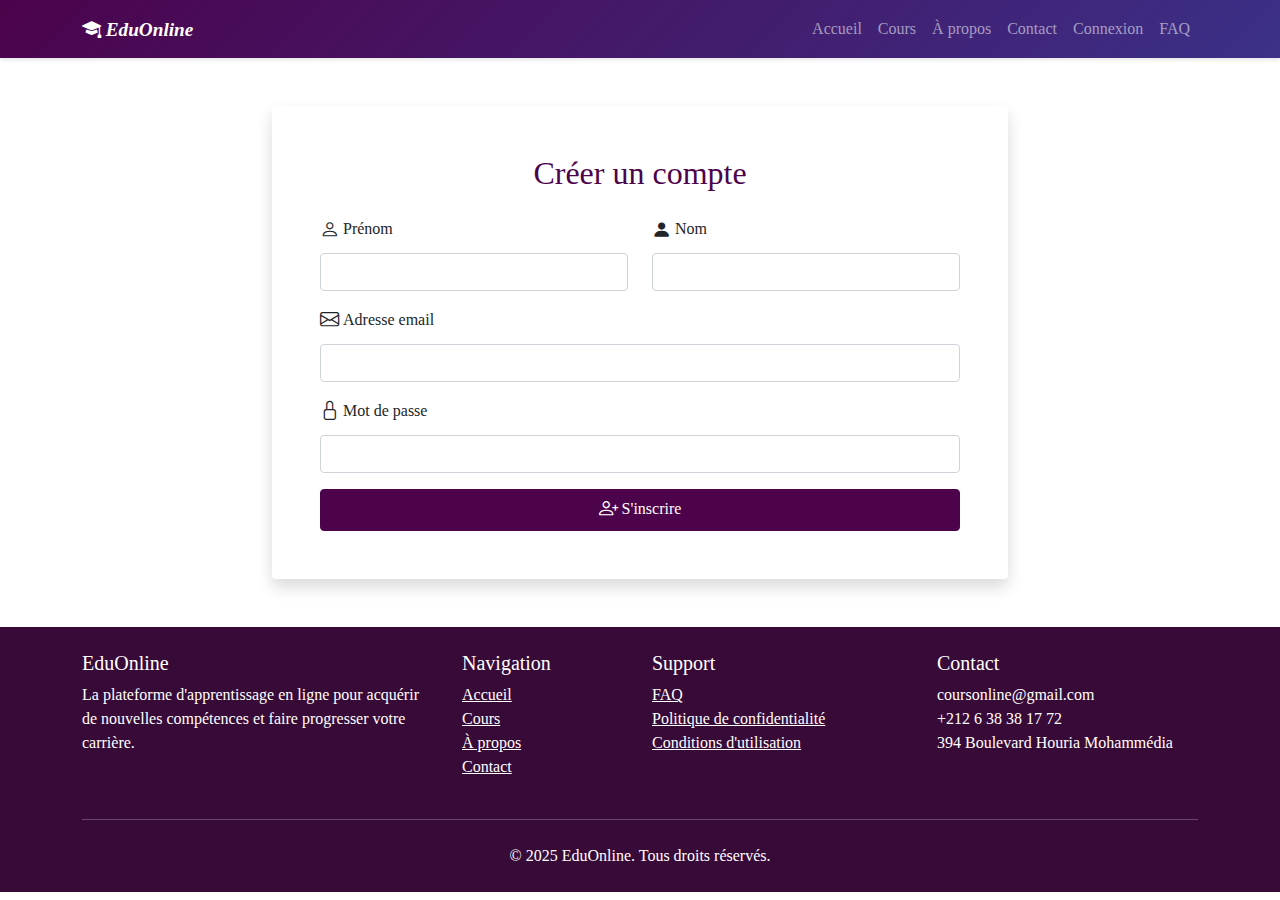
<file: register.html>
<!DOCTYPE html>
<html lang="fr">
<head>
    <meta charset="UTF-8">
    <meta name="viewport" content="width=device-width, initial-scale=1.0">
    <title>Inscription - EduOnline</title>
    <link rel="stylesheet" href="bootstrap-5.0.2-dist/css/bootstrap.min.css">
    <link rel="stylesheet" href="bootstrap-icons-1.11.3/font/bootstrap-icons.css">
    <link rel="stylesheet" href="css/style.css">
</head>
<body>
    
    <nav class="navbar navbar-expand-lg navbar-dark bg-primary-custom">
        <div class="container">
            <a class="navbar-brand" href="index.html">
                <i class="bi bi-mortarboard-fill"> EduOnline</i>
            </a>
            <button class="navbar-toggler" type="button" data-bs-toggle="collapse" data-bs-target="#navbarNav">
                <span class="navbar-toggler-icon"></span>
            </button>
            <div class="collapse navbar-collapse" id="navbarNav">
                <ul class="navbar-nav ms-auto">
                    <li class="nav-item">
                        <a class="nav-link" href="index.html">Accueil</a>
                    </li>
                    <li class="nav-item">
                        <a class="nav-link" href="courses.html">Cours</a>
                    </li>
                    <li class="nav-item">
                        <a class="nav-link" href="about.html">À propos</a>
                    </li>
                    <li class="nav-item">
                        <a class="nav-link" href="contact.html">Contact</a>
                    </li>
                    <li class="nav-item">
                        <a class="nav-link" href="login.html">Connexion</a>
                    </li>
                    <li class="nav-item">
                        <a class="nav-link" href="faq.html">FAQ</a>
                    </li>
                </ul>
            </div>
        </div>
    </nav>

    
    <section class="py-5">
        <div class="container">
            <div class="row justify-content-center">
                <div class="col-lg-8">
                    <div class="card border-0 shadow">
                        <div class="card-body p-5">
                            <h2 class="text-center text-primary-custom mb-4">Créer un compte</h2>
                            <form>
                                <div class="row">
                                    <div class="col-md-6 mb-3">
                                        <label for="firstName" class="form-label">
                                            <i class="bi bi-person me-1"></i>Prénom
                                        </label>
                                        <input type="text" class="form-control" id="firstName" required>
                                    </div>
                                    <div class="col-md-6 mb-3">
                                        <label for="lastName" class="form-label">
                                            <i class="bi bi-person-fill me-1"></i>Nom
                                        </label>
                                        <input type="text" class="form-control" id="lastName" required>
                                    </div>
                                </div>
                                <div class="mb-3">
                                    <label for="email" class="form-label">
                                        <i class="bi bi-envelope me-1"></i>Adresse email
                                    </label>
                                    <input type="email" class="form-control" id="email" required>
                                </div>
                                <div class="mb-3">
                                    <label for="password" class="form-label">
                                        <i class="bi bi-lock me-1"></i>Mot de passe
                                    </label>
                                    <input type="password" class="form-control" id="password" required>
                                </div>
                                <button type="submit" class="btn btn-primary-custom w-100">
                                    <i class="bi bi-person-plus me-1"></i>S'inscrire
                                </button>
                            </form>
                        </div>
                    </div>
                </div>
            </div>
        </div>
    </section>

    
    <footer class="footer py-4">
        <div class="container">
            <div class="row">
                <div class="col-md-4 mb-4 mb-md-0">
                    <h5>EduOnline</h5>
                    <p>La plateforme d'apprentissage en ligne pour acquérir de nouvelles compétences et faire progresser votre carrière.</p>
                </div>
                <div class="col-md-2 mb-4 mb-md-0">
                    <h5>Navigation</h5>
                    <ul class="list-unstyled">
                        <li><a href="index.html" class="text-white">Accueil</a></li>
                        <li><a href="courses.html" class="text-white">Cours</a></li>
                        <li><a href="about.html" class="text-white">À propos</a></li>
                        <li><a href="contact.html" class="text-white">Contact</a></li>
                    </ul>
                </div>
                <div class="col-md-3 mb-4 mb-md-0">
                    <h5>Support</h5>
                    <ul class="list-unstyled">
                        <li><a href="faq.html" class="text-white">FAQ</a></li>
                        <li><a href="#" class="text-white">Politique de confidentialité</a></li>
                        <li><a href="#" class="text-white">Conditions d'utilisation</a></li>
                    </ul>
                </div>
                <div class="col-md-3">
                    <h5>Contact</h5>
                    <ul class="list-unstyled">
                        <li>coursonline@gmail.com</li>
                        <li>+212 6 38 38 17 72</li>
                        <li>394 Boulevard Houria Mohammédia</li>
                    </ul>
                </div>
            </div>
            <hr class="my-4 bg-light">
            <div class="text-center">
                <p class="mb-0">&copy; 2025 EduOnline. Tous droits réservés.</p>
            </div>
        </div>
    </footer>

    <script src="bootstrap-5.0.2-dist/js/bootstrap.bundle.min.js"></script>
</body>
</html>
</file>
<file: css/style.css>
:root {
    --primary-color: rgb(76, 3, 76); 
    --secondary-color: #2f2380f0; 
    --light-color: #f8f9fa;
    --dark-color: #343a40;
}

body {
    font-family: 'Segoe UI';
}

.bg-primary-custom {
    background: linear-gradient(135deg, var(--primary-color), var(--secondary-color));
}

.bg-secondary-custom {
    background: linear-gradient(135deg, var(--primary-color), var(--secondary-color));
}

.text-primary-custom {
    color: var(--primary-color) ;
}

.text-secondary-custom {
    color: var(--secondary-color) ;
}

.btn-primary-custom {
    background-color: var(--primary-color);
    border-color: var(--primary-color);
    color: white;
}

.btn-primary-custom:hover {
    background-color: #a62c96;
    border-color: rgb(103, 8, 103);
}

.btn-secondary-custom {
    background-color: purple;
    border-color: black;
    color: white;
}

.btn-secondary-custom:hover {
    background-color: #a62c96;
    border-color: #62015b;
}

.navbar {
    box-shadow: 0 2px 4px rgba(0,0,0,0.1);
}

.navbar-brand {
    font-weight: bold;
}

.hero-section {
    background: linear-gradient(135deg, var(--primary-color), var(--secondary-color));
    color: white;
    padding: 5rem 0;
}

.course-card {
    transition: transform 0.3s;
    border: none;
    box-shadow: 0 4px 8px rgba(0,0,0,0.1);
}

.course-card:hover {
    transform: translateY(-5px);
}

.footer {
    background-color: rgb(56, 10, 56);
    color: white;
}

.bi {
    font-size: 1.2rem;
    vertical-align: middle;
}

.icon-xlarge {
    font-size: 3rem;
}

.feature-icon {
    font-size: 2.5rem;
    color: var(--primary-color);
    margin-bottom: 1rem;
}
</file>
